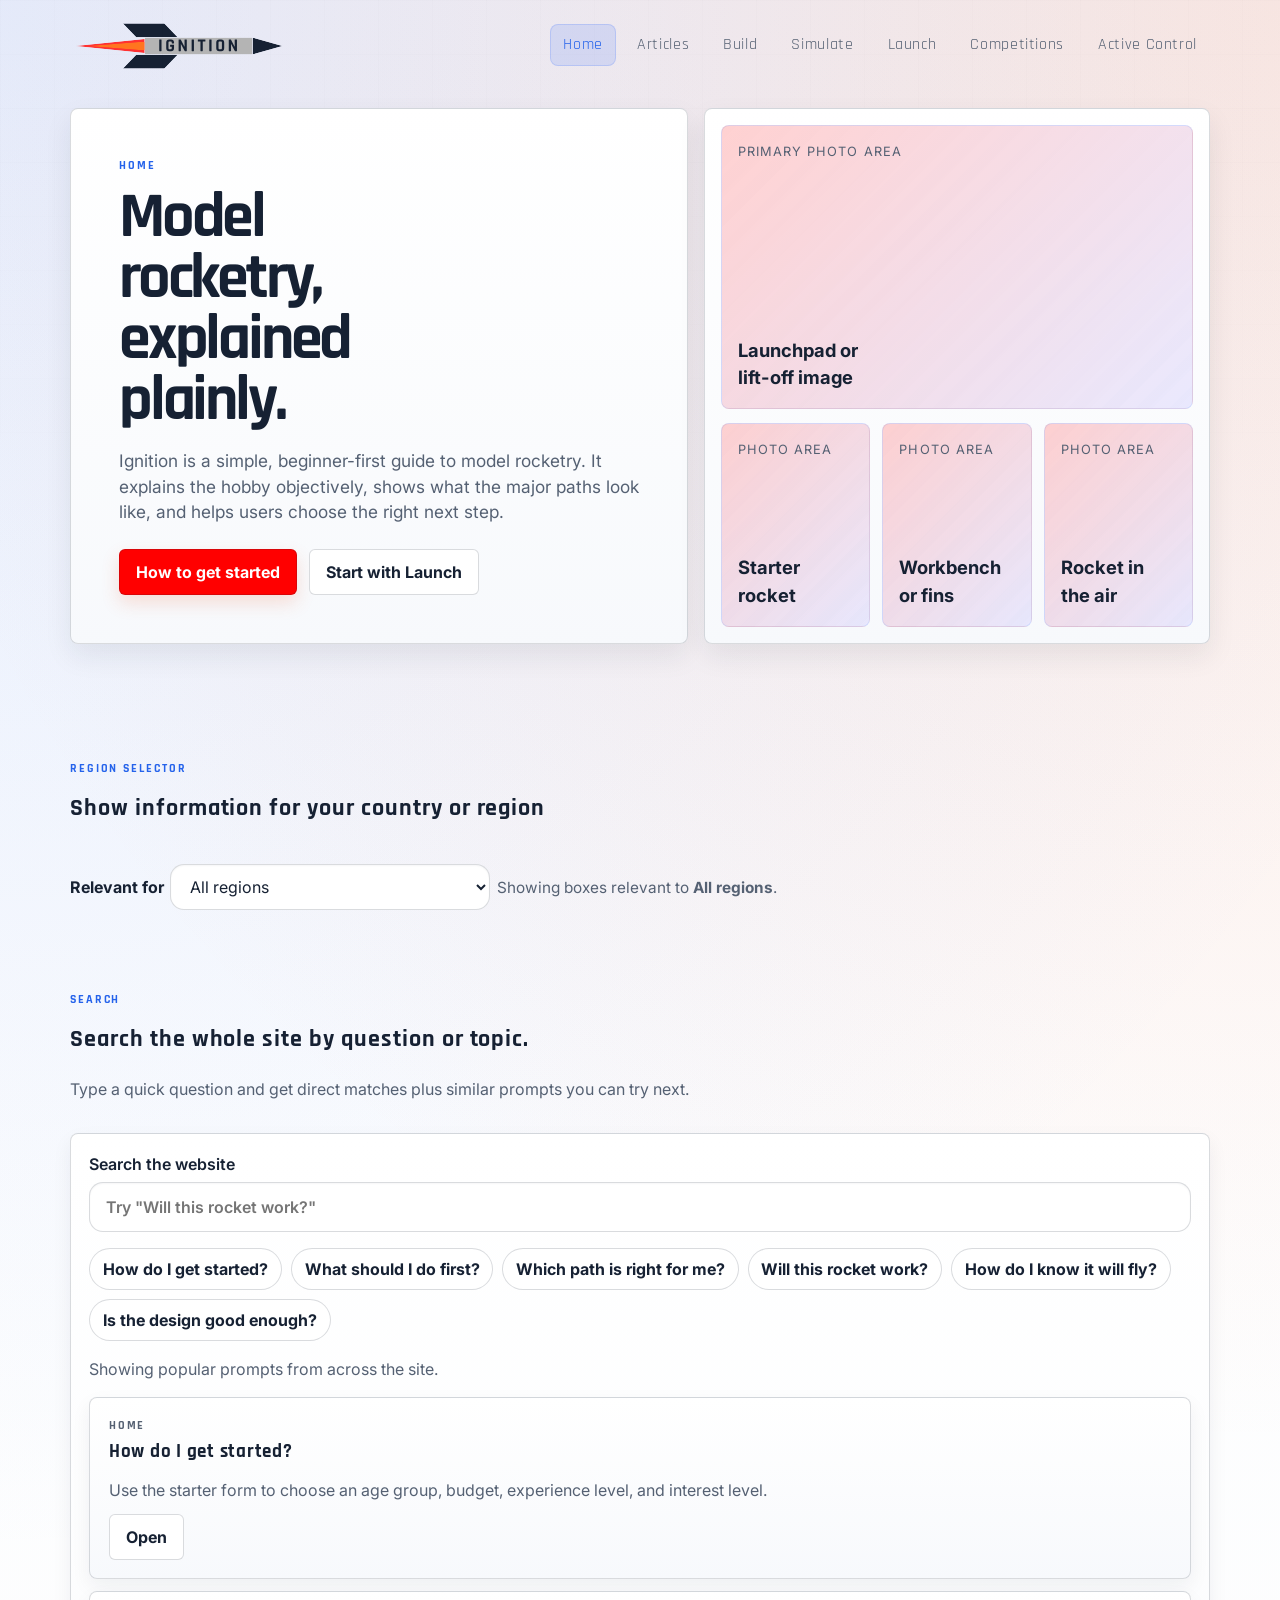
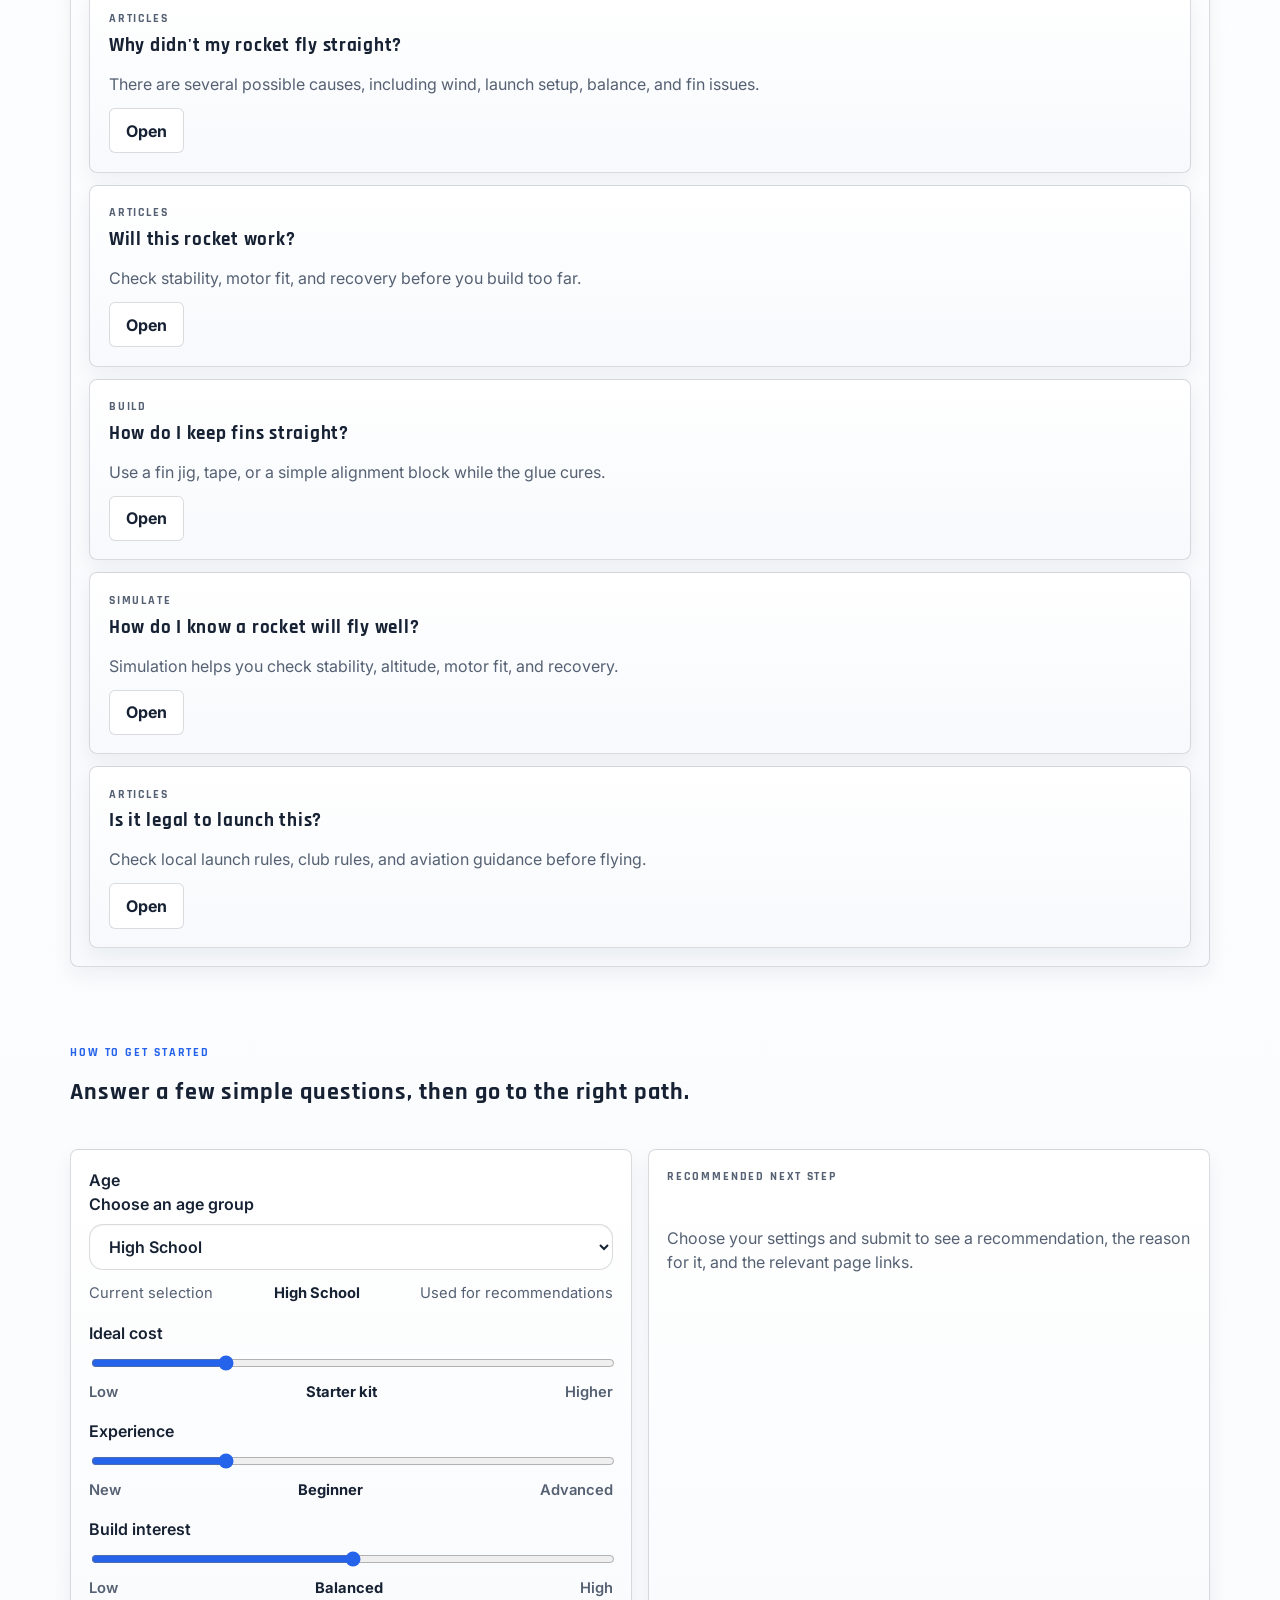
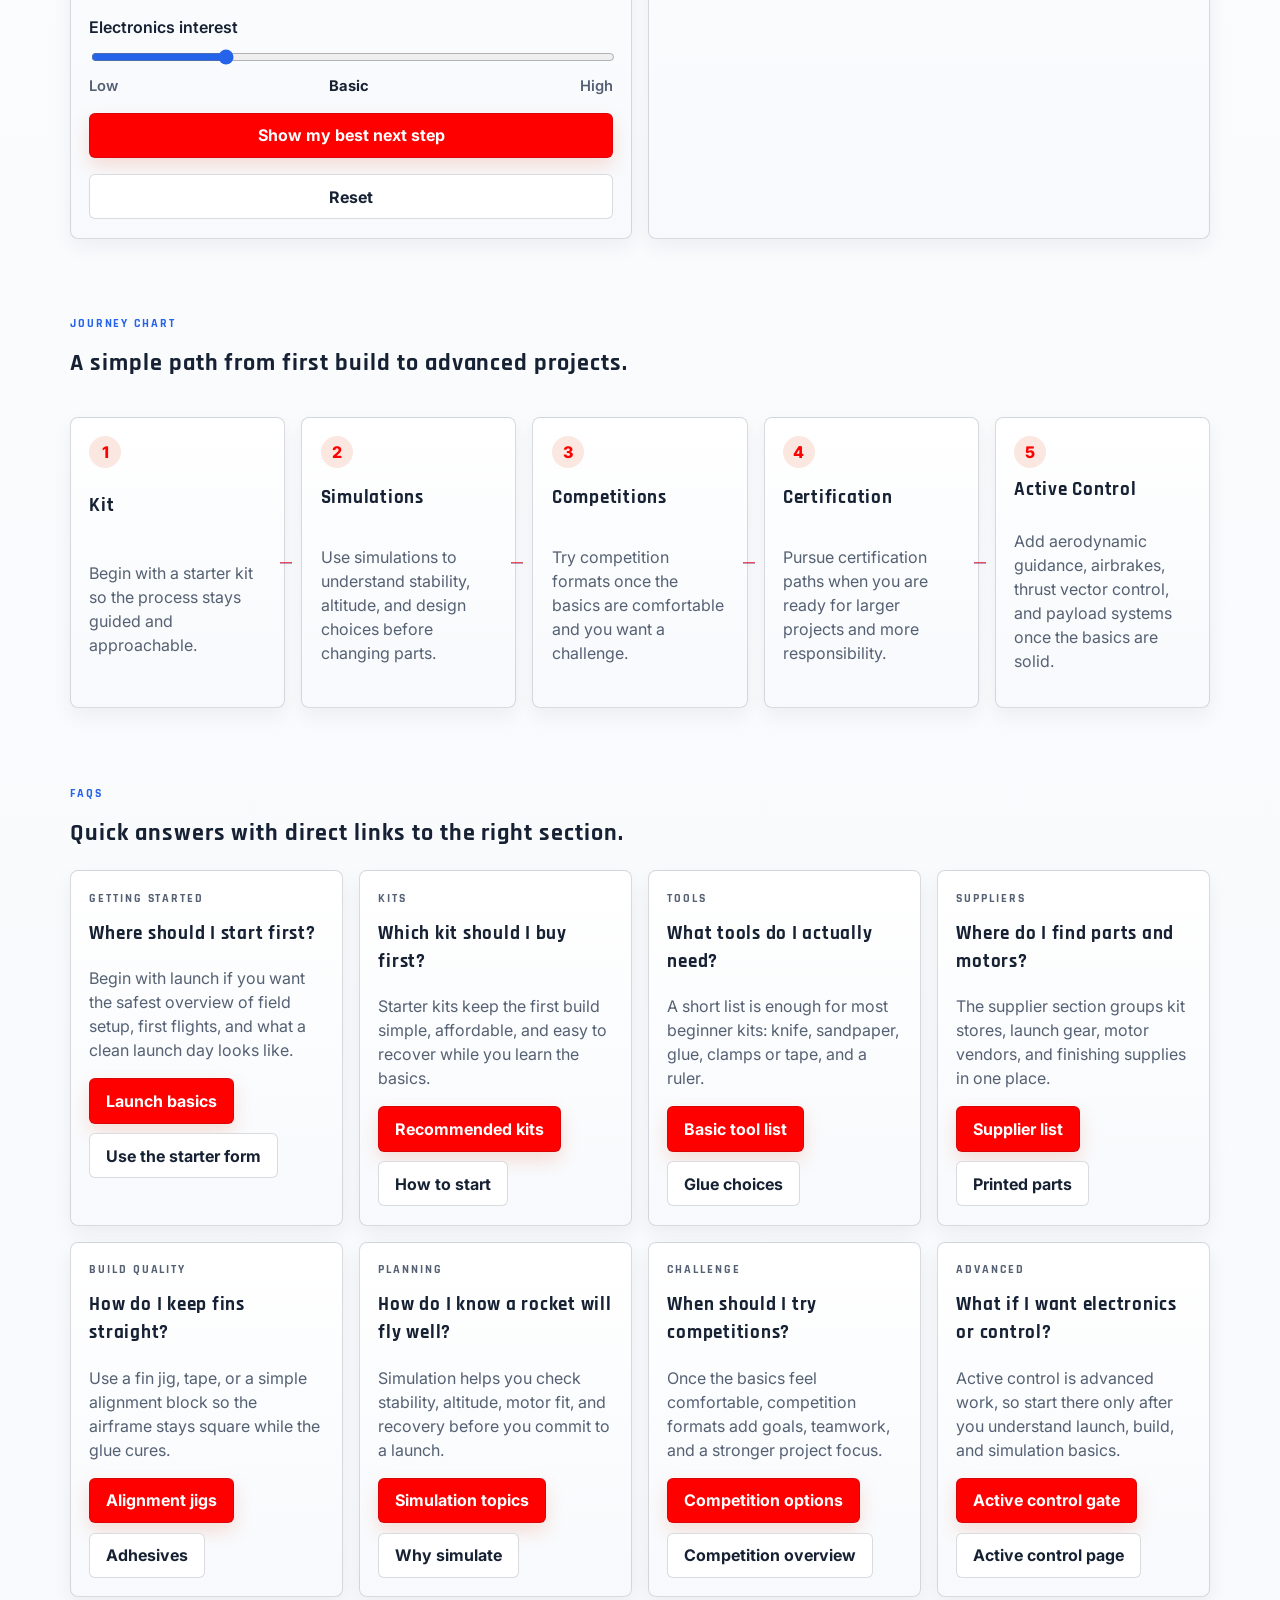
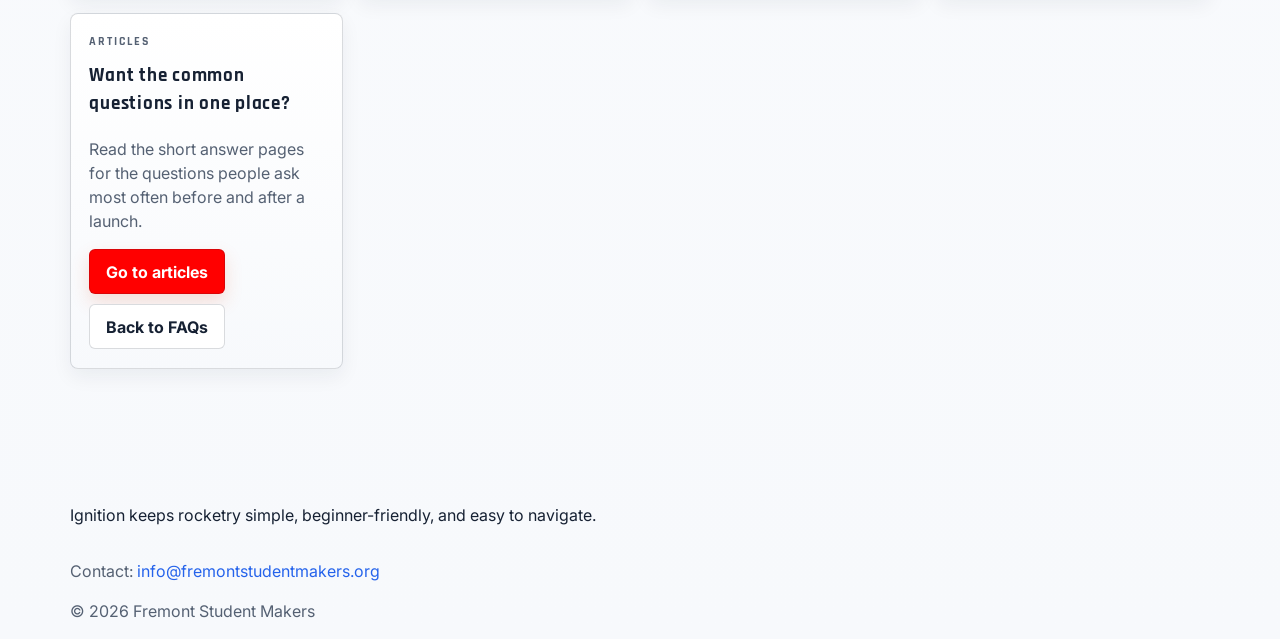
<file: index.html>
<!doctype html>
<html lang="en">
  <head>
    <meta charset="UTF-8" />
    <meta name="viewport" content="width=device-width, initial-scale=1.0" />
    <title>Ignition | Beginner Model Rocketry Guide</title>
    <meta
      name="description"
      content="Ignition is a beginner model rocketry guide with clear next steps for launch, build, simulation, competitions, and electronics."
    />
    <meta name="robots" content="index,follow" />
    <meta property="og:site_name" content="Ignition" />
    <meta property="og:type" content="website" />
    <meta property="og:title" content="Ignition | Beginner Model Rocketry Guide" />
    <meta
      property="og:description"
      content="Ignition is a beginner model rocketry guide with clear next steps for launch, build, simulation, competitions, and electronics."
    />
    <meta name="twitter:card" content="summary" />
    <meta name="twitter:title" content="Ignition | Beginner Model Rocketry Guide" />
    <meta
      name="twitter:description"
      content="Ignition is a beginner model rocketry guide with clear next steps for launch, build, simulation, competitions, and electronics."
    />
    <link rel="icon" href="favicon.ico" type="image/x-icon" />
    <link href="https://fonts.googleapis.com/css2?family=Inter:wght@300;400;600;700&family=Rajdhani:wght@300;400;600;700&display=swap" rel="stylesheet">
    <link rel="stylesheet" href="styles.css" />
  </head>
  <body data-page="home">
    <header id="site-header"></header>

    <main>
      <section class="section hero-grid">
        <div class="hero-copy">
          <p class="eyebrow">Home</p>
          <h1>Model rocketry, explained plainly.</h1>
          <p class="lede">
            Ignition is a simple, beginner-first guide to model rocketry. It explains the hobby objectively, shows what the major paths look like, and helps users choose the right next step.
          </p>
          <div class="hero-actions">
            <a class="button-primary" href="#start">How to get started</a>
            <a class="button-secondary" href="launch.html">Start with Launch</a>
          </div>
        </div>

        <div class="hero-media">
          <div class="photo-slot photo-slot-large">
            <span>Primary photo area</span>
            <strong>Launchpad or lift-off image</strong>
          </div>
          <div class="photo-grid">
            <div class="photo-slot"><span>Photo area</span><strong>Starter rocket</strong></div>
            <div class="photo-slot"><span>Photo area</span><strong>Workbench or fins</strong></div>
            <div class="photo-slot"><span>Photo area</span><strong>Rocket in the air</strong></div>
          </div>
        </div>
      </section>

      <section id="search" class="section search-section">
        <div class="section-heading">
          <p class="eyebrow">Search</p>
          <h2>Search the whole site by question or topic.</h2>
          <p class="muted">Type a quick question and get direct matches plus similar prompts you can try next.</p>
        </div>

        <div class="card search-card">
          <label class="site-search">
            <span>Search the website</span>
            <input type="search" data-site-search placeholder='Try "Will this rocket work?"' autocomplete="off" />
          </label>
          <div class="search-suggestion-row" data-search-suggestions></div>
          <p class="search-meta" data-search-count>Showing popular prompts from across the site.</p>
          <div class="search-results" data-search-results></div>
        </div>
      </section>

    

      <section id="start" class="section start-section">
        <div class="section-heading">
          <p class="eyebrow">How to get started</p>
          <h2>Answer a few simple questions, then go to the right path.</h2>
        </div>

        <div class="starter-layout">
          <form id="starter-form" class="card slider-card">
            <fieldset class="age-fieldset">
              <legend>Age</legend>
              <label class="age-select">
                <span>Choose an age group</span>
                <select name="age" data-age-select>
                  <option value="elementary">Elementary</option>
                  <option value="middle-school">Middle School</option>
                  <option value="high-school" selected>High School</option>
                  <option value="college">College</option>
                  <option value="adult">Adult</option>
                </select>
              </label>
              <div class="slider-row">
                <span>Current selection</span>
                <output data-output="age">High School</output>
                <span>Used for recommendations</span>
              </div>
            </fieldset>

            <label>
              Ideal cost
              <input type="range" name="budget" min="1" max="5" value="2" />
              <div class="slider-row">
                <span>Low</span>
                <output data-output="budget">Starter kit</output>
                <span>Higher</span>
              </div>
            </label>

            <label>
              Experience
              <input type="range" name="experience" min="0" max="4" value="1" />
              <div class="slider-row">
                <span>New</span>
                <output data-output="experience">Beginner</output>
                <span>Advanced</span>
              </div>
            </label>

            <label>
              Build interest
              <input type="range" name="build" min="0" max="4" value="2" />
              <div class="slider-row">
                <span>Low</span>
                <output data-output="build">Balanced</output>
                <span>High</span>
              </div>
            </label>

            <label>
              Electronics interest
              <input type="range" name="electronics" min="0" max="4" value="1" />
              <div class="slider-row">
                <span>Low</span>
                <output data-output="electronics">Basic</output>
                <span>High</span>
              </div>
            </label>

            <button type="submit" class="button-primary">Show my best next step</button>
            <button type="button" id="starter-reset" class="button-secondary">Reset</button>
          </form>

          <aside class="card recommendation-card">
            <p class="eyebrow">Recommended next step</p>
            <p class="muted">Choose your settings and submit to see a recommendation, the reason for it, and the relevant page links.</p>
            <div id="starter-results" hidden>
              <h3 id="starter-result"></h3>
              <p id="starter-note" class="muted"></p>
              <ol id="starter-options" class="starter-options"></ol>
            </div>
          </aside>
        </div>
      </section>

      <section class="section journey-section">
        <div class="section-heading">
          <p class="eyebrow">Journey chart</p>
          <h2>A simple path from first build to advanced projects.</h2>
        </div>
        <ol class="journey-chart">
          <li class="card journey-step">
            <span>1</span>
            <h3>Kit</h3>
            <p>Begin with a starter kit so the process stays guided and approachable.</p>
          </li>
          <li class="card journey-step">
            <span>2</span>
            <h3>Simulations</h3>
            <p>Use simulations to understand stability, altitude, and design choices before changing parts.</p>
          </li>
          <li class="card journey-step">
            <span>3</span>
            <h3>Competitions</h3>
            <p>Try competition formats once the basics are comfortable and you want a challenge.</p>
          </li>
          <li class="card journey-step">
            <span>4</span>
            <h3>Certification</h3>
            <p>Pursue certification paths when you are ready for larger projects and more responsibility.</p>
          </li>
          <li class="card journey-step">
            <span>5</span>
            <h3>Active Control</h3>
            <p>Add aerodynamic guidance, airbrakes, thrust vector control, and payload systems once the basics are solid.</p>
          </li>
        </ol>
      </section>

      <section id="faqs" class="section faq-section">
        <div class="section-heading">
          <p class="eyebrow">FAQs</p>
          <h2>Quick answers with direct links to the right section.</h2>
        </div>
        <div class="grid faq-grid">
          <article class="card faq-card">
            <p class="eyebrow">Getting started</p>
            <h3>Where should I start first?</h3>
            <p>Begin with launch if you want the safest overview of field setup, first flights, and what a clean launch day looks like.</p>
            <div class="card-actions">
              <a class="button-primary" href="launch.html#where-to-launch">Launch basics</a>
              <a class="button-secondary" href="#start">Use the starter form</a>
            </div>
          </article>
          <article class="card faq-card">
            <p class="eyebrow">Kits</p>
            <h3>Which kit should I buy first?</h3>
            <p>Starter kits keep the first build simple, affordable, and easy to recover while you learn the basics.</p>
            <div class="card-actions">
              <a class="button-primary" href="build.html#recommended-kits">Recommended kits</a>
              <a class="button-secondary" href="build.html#how-to-start">How to start</a>
            </div>
          </article>
          <article class="card faq-card">
            <p class="eyebrow">Tools</p>
            <h3>What tools do I actually need?</h3>
            <p>A short list is enough for most beginner kits: knife, sandpaper, glue, clamps or tape, and a ruler.</p>
            <div class="card-actions">
              <a class="button-primary" href="build.html#how-to-start">Basic tool list</a>
              <a class="button-secondary" href="build.html#adhesives">Glue choices</a>
            </div>
          </article>
          <article class="card faq-card">
            <p class="eyebrow">Suppliers</p>
            <h3>Where do I find parts and motors?</h3>
            <p>The supplier section groups kit stores, launch gear, motor vendors, and finishing supplies in one place.</p>
            <div class="card-actions">
              <a class="button-primary" href="build.html#suppliers">Supplier list</a>
              <a class="button-secondary" href="build.html#3d-printing">Printed parts</a>
            </div>
          </article>
          <article class="card faq-card">
            <p class="eyebrow">Build quality</p>
            <h3>How do I keep fins straight?</h3>
            <p>Use a fin jig, tape, or a simple alignment block so the airframe stays square while the glue cures.</p>
            <div class="card-actions">
              <a class="button-primary" href="build.html#alignment-jigs">Alignment jigs</a>
              <a class="button-secondary" href="build.html#adhesives">Adhesives</a>
            </div>
          </article>
          <article class="card faq-card">
            <p class="eyebrow">Planning</p>
            <h3>How do I know a rocket will fly well?</h3>
            <p>Simulation helps you check stability, altitude, motor fit, and recovery before you commit to a launch.</p>
            <div class="card-actions">
              <a class="button-primary" href="simulate.html#simulation-topics">Simulation topics</a>
              <a class="button-secondary" href="simulate.html#why-simulate">Why simulate</a>
            </div>
          </article>
          <article class="card faq-card">
            <p class="eyebrow">Challenge</p>
            <h3>When should I try competitions?</h3>
            <p>Once the basics feel comfortable, competition formats add goals, teamwork, and a stronger project focus.</p>
            <div class="card-actions">
              <a class="button-primary" href="competitions.html#competition-options">Competition options</a>
              <a class="button-secondary" href="competitions.html">Competition overview</a>
            </div>
          </article>
          <article class="card faq-card">
            <p class="eyebrow">Advanced</p>
            <h3>What if I want electronics or control?</h3>
            <p>Active control is advanced work, so start there only after you understand launch, build, and simulation basics.</p>
            <div class="card-actions">
              <a class="button-primary" href="electronics.html#active-control-gate">Active control gate</a>
              <a class="button-secondary" href="electronics.html">Active control page</a>
            </div>
          </article>
          <article class="card faq-card">
            <p class="eyebrow">Articles</p>
            <h3>Want the common questions in one place?</h3>
            <p>Read the short answer pages for the questions people ask most often before and after a launch.</p>
            <div class="card-actions">
              <a class="button-primary" href="articles.html">Go to articles</a>
              <a class="button-secondary" href="#faqs">Back to FAQs</a>
            </div>
          </article>
        </div>
      </section>
    </main>

    <footer id="site-footer"></footer>

    <script type="module" src="main.js"></script>
  </body>
</html>
</file>
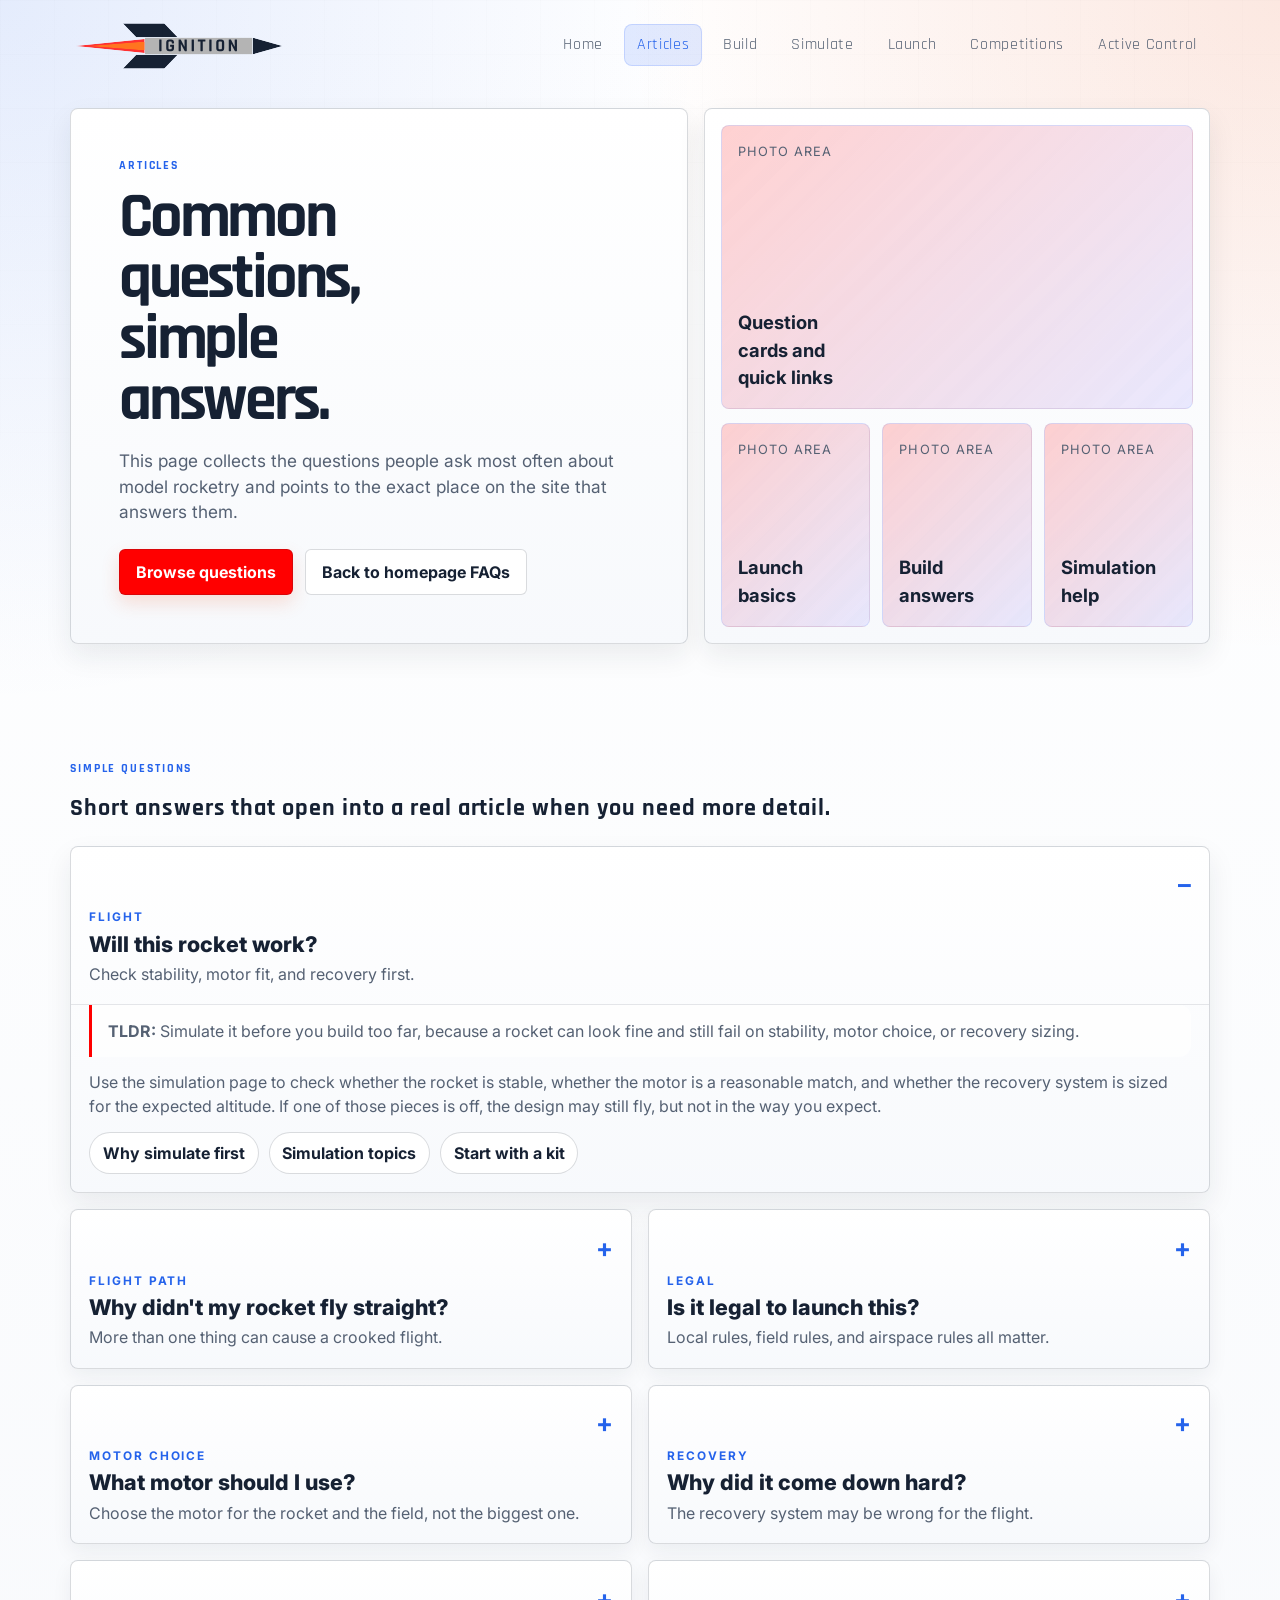
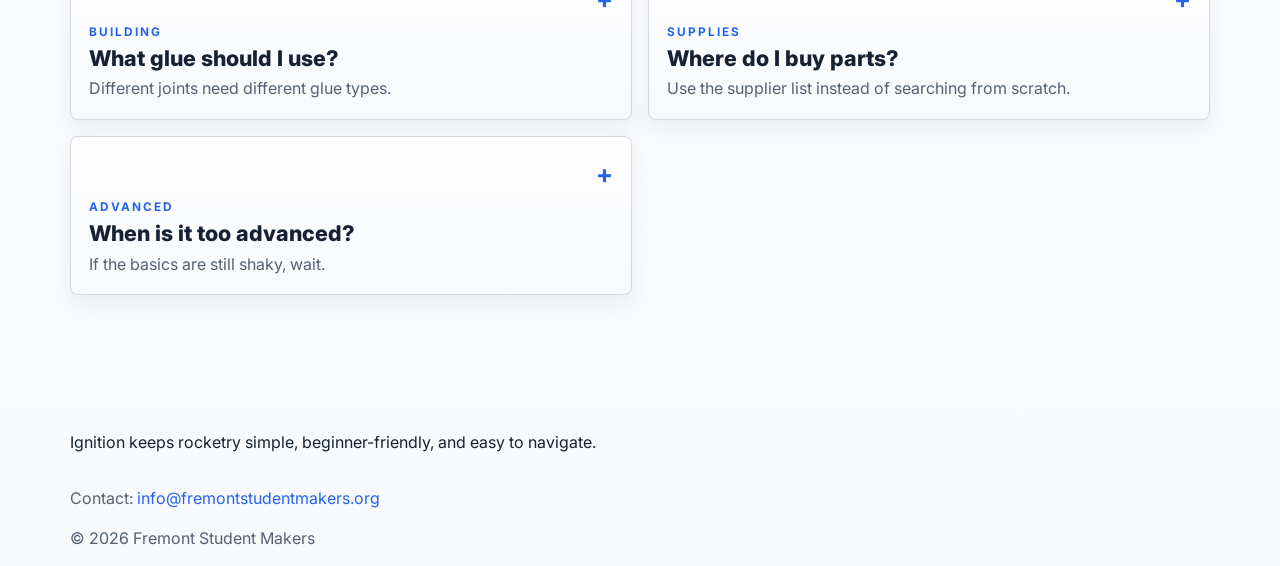
<file: articles.html>
<!doctype html>
<html lang="en">
  <head>
    <meta charset="UTF-8" />
    <meta name="viewport" content="width=device-width, initial-scale=1.0" />
    <title>Rocket Articles & Answers | Ignition</title>
    <meta
      name="description"
      content="Short, simple answers to the most common model rocketry questions, with links to the right pages on Ignition."
    />
    <meta name="robots" content="index,follow" />
    <meta property="og:site_name" content="Ignition" />
    <meta property="og:type" content="website" />
    <meta property="og:title" content="Rocket Articles & Answers | Ignition" />
    <meta
      property="og:description"
      content="Short, simple answers to the most common model rocketry questions, with links to the right pages on Ignition."
    />
    <meta name="twitter:card" content="summary" />
    <meta name="twitter:title" content="Rocket Articles & Answers | Ignition" />
    <meta
      name="twitter:description"
      content="Short, simple answers to the most common model rocketry questions, with links to the right pages on Ignition."
    />
    <link rel="icon" href="favicon.ico" type="image/x-icon" />
    <link href="https://fonts.googleapis.com/css2?family=Inter:wght@300;400;600;700&family=Rajdhani:wght@300;400;600;700&display=swap" rel="stylesheet">
    <link rel="stylesheet" href="styles.css" />
  </head>
  <body data-page="articles">
    <header id="site-header"></header>

    <main>
      <section class="section hero-grid">
        <div class="hero-copy">
          <p class="eyebrow">Articles</p>
          <h1>Common questions, simple answers.</h1>
          <p class="lede">
            This page collects the questions people ask most often about model rocketry and points to the exact place on the site that answers them.
          </p>
          <div class="hero-actions">
            <a class="button-primary" href="#article-questions">Browse questions</a>
            <a class="button-secondary" href="index.html#faqs">Back to homepage FAQs</a>
          </div>
        </div>
        <div class="hero-media">
          <div class="photo-slot photo-slot-large"><span>Photo area</span><strong>Question cards and quick links</strong></div>
          <div class="photo-grid">
            <div class="photo-slot"><span>Photo area</span><strong>Launch basics</strong></div>
            <div class="photo-slot"><span>Photo area</span><strong>Build answers</strong></div>
            <div class="photo-slot"><span>Photo area</span><strong>Simulation help</strong></div>
          </div>
        </div>
      </section>

      <section id="article-questions" class="section article-section">
        <div class="section-heading">
          <p class="eyebrow">Simple questions</p>
          <h2>Short answers that open into a real article when you need more detail.</h2>
        </div>
        <div class="grid article-grid">
          <details id="article-rocket-work" class="card article-popout" open>
            <summary>
              <span class="article-kicker">Flight</span>
              <span class="article-question">Will this rocket work?</span>
              <span class="article-summary">Check stability, motor fit, and recovery first.</span>
            </summary>
            <div class="article-body">
              <p class="article-tldr"><strong>TLDR:</strong> Simulate it before you build too far, because a rocket can look fine and still fail on stability, motor choice, or recovery sizing.</p>
              <p>Use the simulation page to check whether the rocket is stable, whether the motor is a reasonable match, and whether the recovery system is sized for the expected altitude. If one of those pieces is off, the design may still fly, but not in the way you expect.</p>
              <ul class="article-links">
                <li><a href="simulate.html#why-simulate">Why simulate first</a></li>
                <li><a href="simulate.html#simulation-topics">Simulation topics</a></li>
                <li><a href="build.html#how-to-start">Start with a kit</a></li>
              </ul>
            </div>
          </details>

          <details id="article-fly-straight" class="card article-popout">
            <summary>
              <span class="article-kicker">Flight path</span>
              <span class="article-question">Why didn't my rocket fly straight?</span>
              <span class="article-summary">More than one thing can cause a crooked flight.</span>
            </summary>
            <div class="article-body">
              <p class="article-tldr"><strong>TLDR:</strong> Don’t stop at fin alignment. A rocket can arc, weathercock, or veer because of wind, rod angle, weight balance, a bent launch lug, fin warping, or a motor that is not a good fit.</p>
              <p>Start by checking launch conditions, then inspect the rocket itself. A strong crosswind can push a rocket off course right after launch, especially if the rod or rail was angled into the wind. After that, look for asymmetry: fins that are slightly warped, a nose weight problem, a crooked launch lug, uneven glue blobs, or damage from an earlier flight.</p>
              <p>If the rocket still turns one direction every time, simulation and launch setup are the fastest ways to narrow it down. If the issue changes from flight to flight, the launch field or motor choice is often the better suspect.</p>
              <ul class="article-links">
                <li><a href="launch.html#launch-pads">Launch pad types</a></li>
                <li><a href="launch.html#safety">Safety checklist</a></li>
                <li><a href="build.html#alignment-jigs">Alignment jigs</a></li>
                <li><a href="simulate.html#simulation-topics">Simulation topics</a></li>
              </ul>
            </div>
          </details>

          <details id="article-legal-launch" class="card article-popout">
            <summary>
              <span class="article-kicker">Legal</span>
              <span class="article-question">Is it legal to launch this?</span>
              <span class="article-summary">Local rules, field rules, and airspace rules all matter.</span>
            </summary>
            <div class="article-body">
              <p class="article-tldr"><strong>TLDR:</strong> The answer depends on where you are launching, what motor or size you are using, and whether the site or club allows it.</p>
              <p>Check local aviation guidance, club safety codes, and the rules for the field you want to use. A legal launch in one region may be restricted in another, and some places require extra notifications or club supervision. If you are unsure, use a club or approved launch field instead of guessing.</p>
              <ul class="article-links">
                <li><a href="launch.html#safety">Safety & legal procedures</a></li>
                <li><a href="launch.html#organizations">Clubs & organizations</a></li>
                <li><a href="launch.html#where-to-launch">Where to launch</a></li>
              </ul>
            </div>
          </details>

          <details id="article-motor-choice" class="card article-popout">
            <summary>
              <span class="article-kicker">Motor choice</span>
              <span class="article-question">What motor should I use?</span>
              <span class="article-summary">Choose the motor for the rocket and the field, not the biggest one.</span>
            </summary>
            <div class="article-body">
              <p class="article-tldr"><strong>TLDR:</strong> Match the motor to the rocket’s size, weight, and experience level, then simulate the result before you buy or launch.</p>
              <p>A bigger motor is not automatically a better motor. If the rocket is too light, too small, or too fragile, more thrust can make the flight harder to predict. A motor that fits the design and the field usually gives a cleaner first flight.</p>
              <ul class="article-links">
                <li><a href="launch.html#electronics">Launch controllers</a></li>
                <li><a href="simulate.html#simulation-topics">Motor fit</a></li>
                <li><a href="build.html#recommended-kits">Recommended kits</a></li>
              </ul>
            </div>
          </details>

          <details id="article-hard-landing" class="card article-popout">
            <summary>
              <span class="article-kicker">Recovery</span>
              <span class="article-question">Why did it come down hard?</span>
              <span class="article-summary">The recovery system may be wrong for the flight.</span>
            </summary>
            <div class="article-body">
              <p class="article-tldr"><strong>TLDR:</strong> Hard landings usually come from an under-sized parachute, a packed recovery system, a weak ejection event, or a rocket that flew higher than the recovery setup was designed for.</p>
              <p>Check whether the parachute or streamer was packed correctly, whether the ejection charge worked, and whether the rocket was overpowered for the recovery setup. A rocket that reaches a higher altitude than expected may descend too fast if the recovery hardware is too small.</p>
              <ul class="article-links">
                <li><a href="launch.html#resources">Launch checklist</a></li>
                <li><a href="simulate.html#simulation-topics">Recovery planning</a></li>
                <li><a href="launch.html#safety">Misfire and recovery rules</a></li>
              </ul>
            </div>
          </details>

          <details id="article-glue" class="card article-popout">
            <summary>
              <span class="article-kicker">Building</span>
              <span class="article-question">What glue should I use?</span>
              <span class="article-summary">Different joints need different glue types.</span>
            </summary>
            <div class="article-body">
              <p class="article-tldr"><strong>TLDR:</strong> Use white glue or wood glue for beginner kits, CA for small fast fixes, and epoxy for stronger high-stress joints.</p>
              <p>If you are building a simple kit, the safest answer is usually the simplest one. White glue and wood glue give you enough working time for alignment and are easy to sand. CA is useful for small parts when you need speed, and epoxy is best when the joint has to carry more load.</p>
              <ul class="article-links">
                <li><a href="build.html#adhesives">Adhesives</a></li>
                <li><a href="build.html#how-to-start">First build steps</a></li>
                <li><a href="build.html#alignment-jigs">Alignment jigs</a></li>
              </ul>
            </div>
          </details>

          <details id="article-supplies" class="card article-popout">
            <summary>
              <span class="article-kicker">Supplies</span>
              <span class="article-question">Where do I buy parts?</span>
              <span class="article-summary">Use the supplier list instead of searching from scratch.</span>
            </summary>
            <div class="article-body">
              <p class="article-tldr"><strong>TLDR:</strong> The build page already groups kits, motors, launch gear, and finishing supplies so you can find the right store faster.</p>
              <p>Start with the supplier section if you need a beginner kit, launch equipment, or consumables like glue and paint. It is easier to compare stores when they are grouped by what they sell and where they ship.</p>
              <ul class="article-links">
                <li><a href="build.html#suppliers">Suppliers</a></li>
                <li><a href="build.html#recommended-kits">Recommended kits</a></li>
                <li><a href="build.html#3d-printing">3D printing</a></li>
              </ul>
            </div>
          </details>

          <details id="article-advanced" class="card article-popout">
            <summary>
              <span class="article-kicker">Advanced</span>
              <span class="article-question">When is it too advanced?</span>
              <span class="article-summary">If the basics are still shaky, wait.</span>
            </summary>
            <div class="article-body">
              <p class="article-tldr"><strong>TLDR:</strong> If you are still learning to build, launch, or simulate safely, active control is probably too early.</p>
              <p>Active control and competition projects ask more of the builder, the launch field, and the recovery system. That is why the site keeps those paths separate. If the current project depends on sensors, control surfaces, or very specific launch conditions, make sure the basic workflow already feels routine.</p>
              <ul class="article-links">
                <li><a href="electronics.html#active-control-gate">Active control gate</a></li>
                <li><a href="competitions.html#competition-options">Competition options</a></li>
                <li><a href="index.html#start">Starter form</a></li>
              </ul>
            </div>
          </details>
        </div>
      </section>
    </main>

    <footer id="site-footer"></footer>

    <script type="module" src="main.js"></script>
  </body>
</html>
</file>
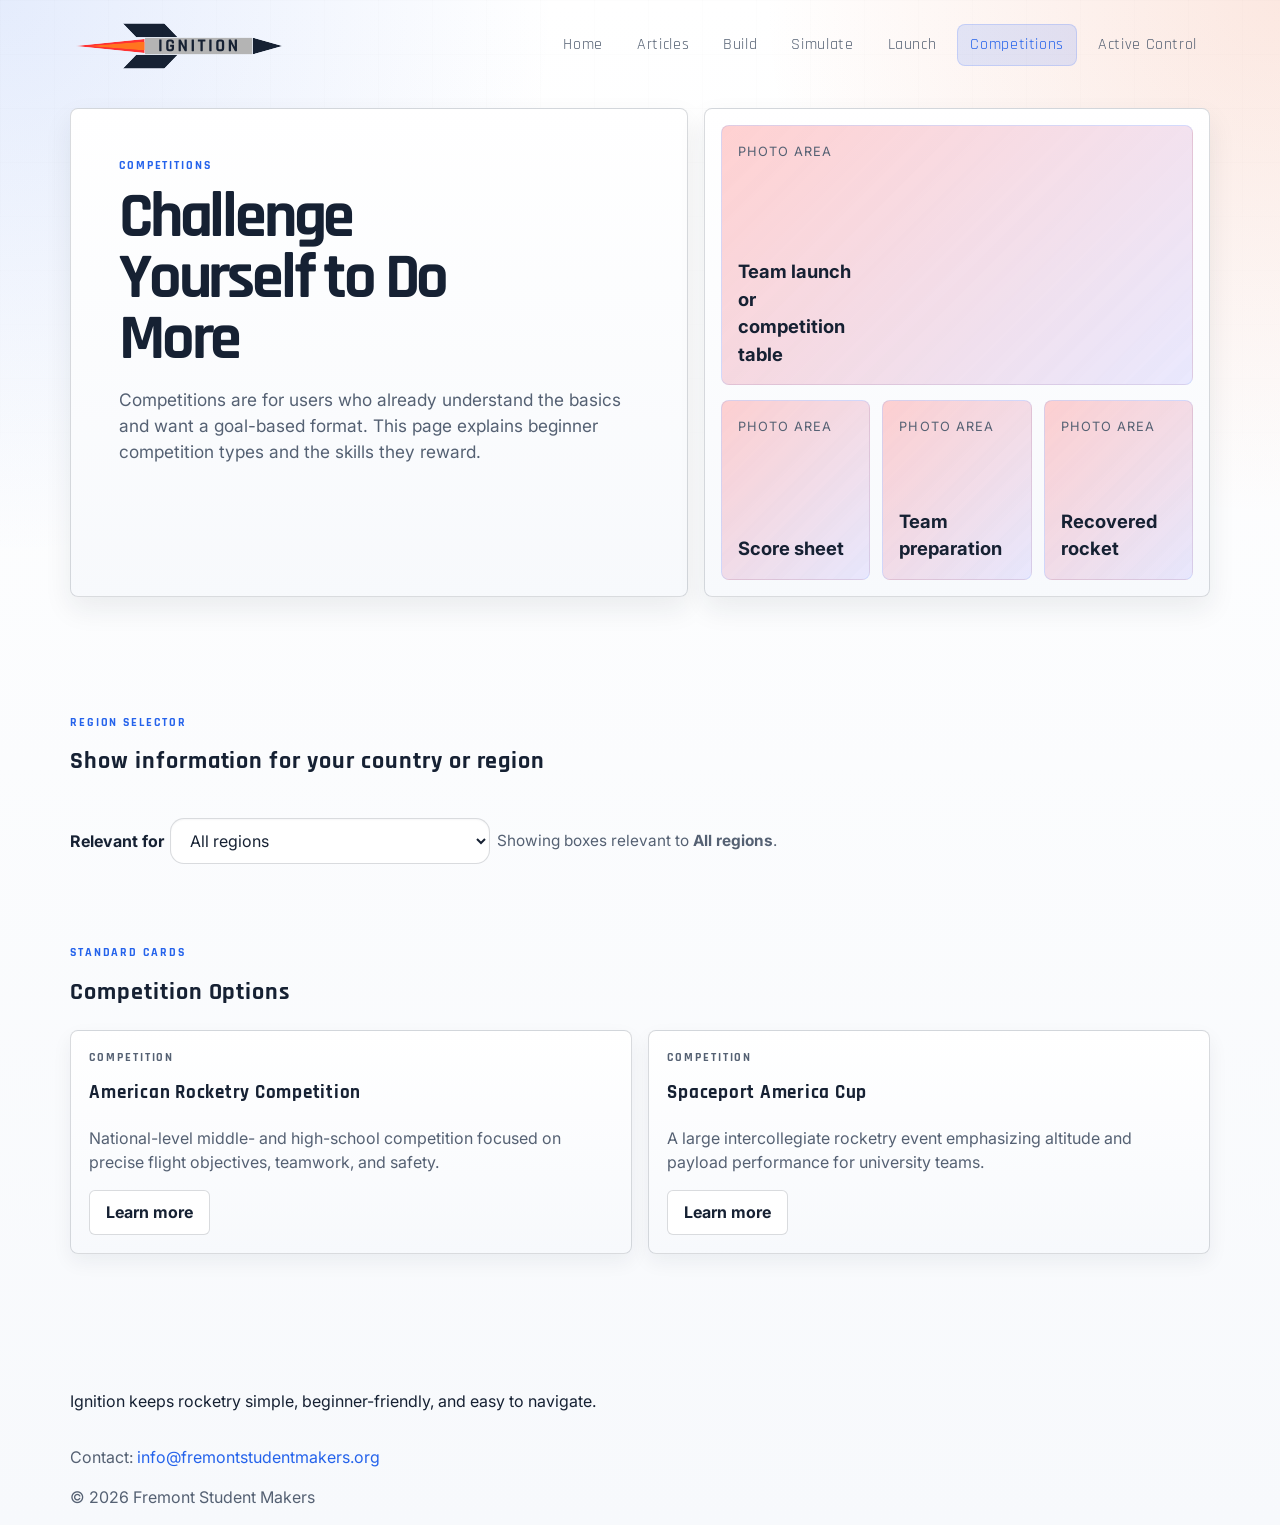
<file: competitions.html>
<!doctype html>
<html lang="en">
  <head>
    <meta charset="UTF-8" />
    <meta name="viewport" content="width=device-width, initial-scale=1.0" />
    <title>Model Rocket Competitions | Ignition</title>
    <meta
      name="description"
      content="Competitions explains beginner competition paths in model rocketry and how users can move into a challenge-oriented branch."
    />
    <meta name="robots" content="index,follow" />
    <meta property="og:site_name" content="Ignition" />
    <meta property="og:type" content="website" />
    <meta property="og:title" content="Model Rocket Competitions | Ignition" />
    <meta
      property="og:description"
      content="Competitions explains beginner competition paths in model rocketry and how users can move into a challenge-oriented branch."
    />
    <meta name="twitter:card" content="summary" />
    <meta name="twitter:title" content="Model Rocket Competitions | Ignition" />
    <meta
      name="twitter:description"
      content="Competitions explains beginner competition paths in model rocketry and how users can move into a challenge-oriented branch."
    />
    <link rel="icon" href="favicon.ico" type="image/x-icon" />
    <link href="https://fonts.googleapis.com/css2?family=Inter:wght@300;400;600;700&family=Rajdhani:wght@300;400;600;700&display=swap" rel="stylesheet">
    <link rel="stylesheet" href="styles.css" />
  </head>
  <body data-page="competitions">
    <header id="site-header"></header>

    <main>
      <section class="section hero-grid">
        <div class="hero-copy">
          <p class="eyebrow">Competitions</p>
          <h1>Challenge Yourself to Do More</h1>
          <p class="lede">
            Competitions are for users who already understand the basics and want a goal-based format. This page explains beginner competition types and the skills they reward.
          </p>
          <div class="hero-actions">
            <!--
             <a class="button-secondary" href="build.html">Review Build first</a>
          -->
          </div>
        </div>
        <div class="hero-media">
          <div class="photo-slot photo-slot-large"><span>Photo area</span><strong>Team launch or competition table</strong></div>
          <div class="photo-grid">
            <div class="photo-slot"><span>Photo area</span><strong>Score sheet</strong></div>
            <div class="photo-slot"><span>Photo area</span><strong>Team preparation</strong></div>
            <div class="photo-slot"><span>Photo area</span><strong>Recovered rocket</strong></div>
          </div>
        </div>
      </section>


      <section id="competition-options" class="section competition-list">
        <div class="section-heading">
          <p class="eyebrow">Standard cards</p>
          <h2>Competition Options</h2>
        </div>
        <div class="grid competition-grid">
          <article class="card competition-card">
            <p class="eyebrow">Competition</p>
            <h3>American Rocketry Competition</h3>
            <p>National-level middle- and high-school competition focused on precise flight objectives, teamwork, and safety.</p>
            <div class="card-actions">
              <a class="button-secondary" href="#">Learn more</a>
            </div>
          </article>

          <article class="card competition-card">
            <p class="eyebrow">Competition</p>
            <h3>Spaceport America Cup</h3>
            <p>A large intercollegiate rocketry event emphasizing altitude and payload performance for university teams.</p>
            <div class="card-actions">
              <a class="button-secondary" href="#">Learn more</a>
            </div>
          </article>
        </div>
      </section>
    </main>

    <footer id="site-footer"></footer>

    <script type="module" src="main.js"></script>
  </body>
</html>
</file>
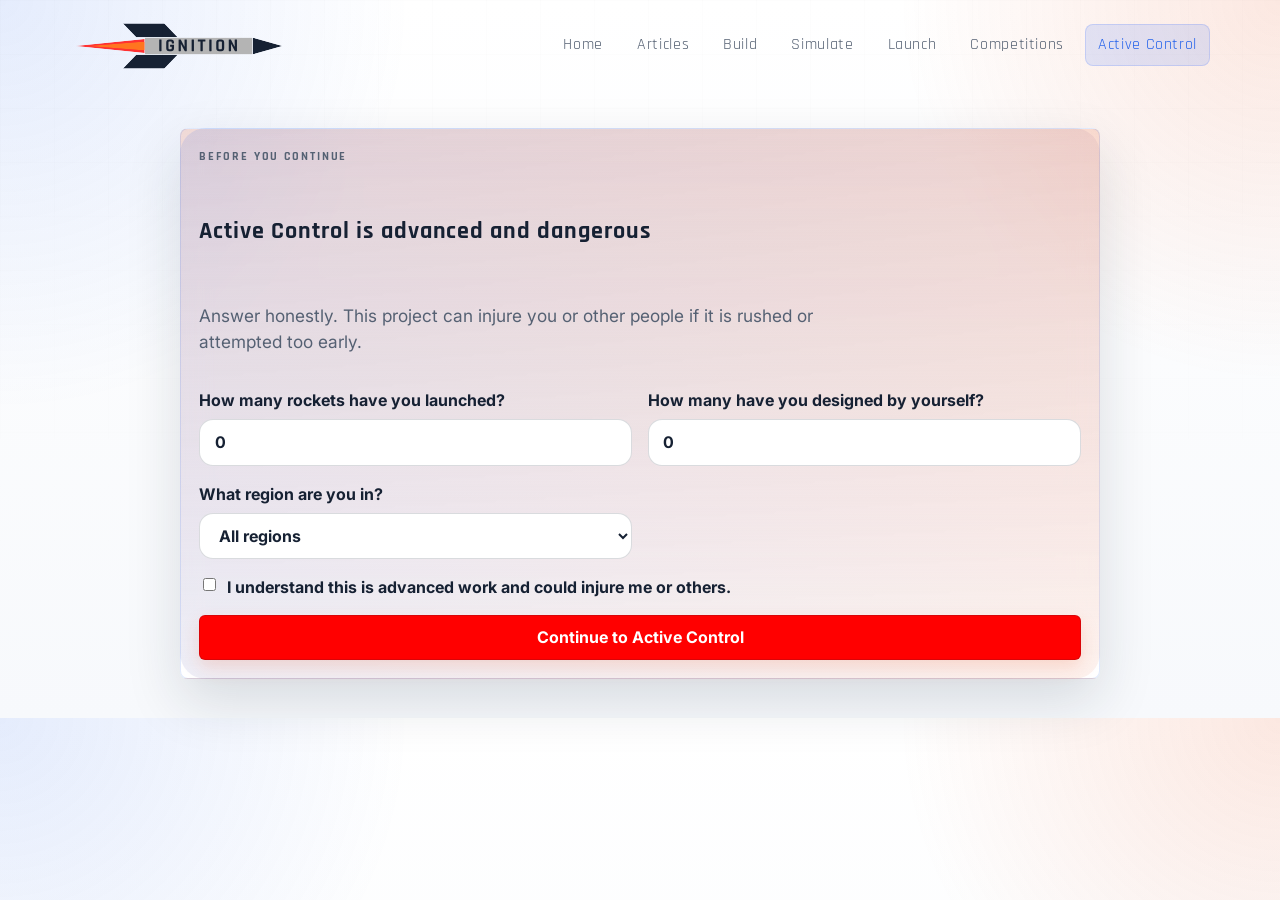
<file: electronics.html>
<!doctype html>
<html lang="en">
  <head>
    <meta charset="UTF-8" />
    <meta name="viewport" content="width=device-width, initial-scale=1.0" />
    <title>Active Control for Model Rockets | Ignition</title>
    <meta
      name="description"
      content="Active Control covers aerodynamic guidance, airbrakes, thrust vector control, and related flight-control ideas for model rocketry."
    />
    <meta name="robots" content="index,follow" />
    <meta property="og:site_name" content="Ignition" />
    <meta property="og:type" content="website" />
    <meta property="og:title" content="Active Control for Model Rockets | Ignition" />
    <meta
      property="og:description"
      content="Active Control covers aerodynamic guidance, airbrakes, thrust vector control, and related flight-control ideas for model rocketry."
    />
    <meta name="twitter:card" content="summary" />
    <meta name="twitter:title" content="Active Control for Model Rockets | Ignition" />
    <meta
      name="twitter:description"
      content="Active Control covers aerodynamic guidance, airbrakes, thrust vector control, and related flight-control ideas for model rocketry."
    />
    <link rel="icon" href="favicon.ico" type="image/x-icon" />
    <link href="https://fonts.googleapis.com/css2?family=Inter:wght@300;400;600;700&family=Rajdhani:wght@300;400;600;700&display=swap" rel="stylesheet">
    <link rel="stylesheet" href="styles.css" />
  </head>
  <body data-page="electronics">
    <header id="site-header"></header>

        <section id="active-control-gate" class="section control-gate">
          <div class="card control-gate-card">
            <p class="eyebrow">Before you continue</p>
            <h1>Active Control is advanced and dangerous</h1>
            <p class="lede">
              Answer honestly. This project can injure you or other people if it is rushed or attempted too early.
            </p>

            <form id="active-control-check" class="control-check-form">
              <label>
                How many rockets have you launched?
                <input type="number" name="launches" min="0" max="999" value="0" />
              </label>

              <label>
                How many have you designed by yourself?
                <input type="number" name="designed" min="0" max="999" value="0" />
              </label>

              <!-- Removed simulated dropdown per request -->

              <label>
                What region are you in?
                <select name="region">
                  <option value="all">All regions</option>
                  <option value="global">International / global</option>
                  <option value="us">United States</option>
                  <option value="ca">Canada</option>
                  <option value="uk">United Kingdom</option>
                  <option value="eu">Europe</option>
                  <option value="in">India</option>
                  <option value="au">Australia / New Zealand</option>
                  <option value="other">Other / not listed</option>
                </select>
              </label>

              <label class="control-acknowledgement">
                <input type="checkbox" name="acknowledge" />
                I understand this is advanced work and could injure me or others.
              </label>

              <button type="submit" class="button-primary">Continue to Active Control</button>
            </form>

            <div id="active-control-warning" class="control-warning" hidden>
              <div class="control-warning-header">
                <p class="eyebrow" id="active-control-warning-label">Warning</p>
                <button type="button" class="control-warning-close" data-warning-close aria-label="Dismiss warning">Dismiss</button>
              </div>
              <h2 id="active-control-warning-title"></h2>
              <p id="active-control-warning-message"></p>
              <ul id="active-control-warning-reasons"></ul>
            </div>
          </div>
        </section>

        <div id="active-control-shell" hidden>
          <main>
            <section class="section hero-grid">
              <div class="hero-copy">
                <p class="eyebrow">Active Control</p>
                <h1>Shape flight with guidance and control.</h1>
                <p class="lede">
                  Active Control is the branch for aerodynamic guidance, airbrakes, thrust vector control, and other ways to influence a rocket during flight.
                </p>
                <div class="hero-actions">
                  <!--
                         <a class="button-secondary" href="simulate.html">Review Simulate</a>
                      -->
                </div>
              </div>
              <div class="hero-media">
                <div class="photo-slot photo-slot-large"><span>Photo area</span><strong>Guidance, brakes, or control surfaces</strong></div>
                <div class="photo-grid">
                  <div class="photo-slot"><span>Photo area</span><strong>Control surfaces</strong></div>
                  <div class="photo-slot"><span>Photo area</span><strong>Airbrake assembly</strong></div>
                  <div class="photo-slot"><span>Photo area</span><strong>Vectoring hardware</strong></div>
                </div>
              </div>
            </section>

            <section class="section page-preview">
              <div class="section-heading">
                <p class="eyebrow">Active control topics</p>
                <h2>Start here once the basics are stable.</h2>
              </div>
              <div class="grid">
                <article class="card"><h3>Aerodynamic guidance</h3><p>Use fins, canards, or guided control ideas to influence flight path.</p></article>
                <article class="card"><h3>Airbrakes</h3><p>Increase drag on purpose to slow the rocket or adjust altitude.</p></article>
                <article class="card"><h3>Thrust vector control</h3><p>Point the thrust slightly off-center to steer while the motor is burning.</p></article>
                <article class="card"><h3>Control integration</h3><p>Combine sensors, timing, and control surfaces carefully so the system remains safe and predictable.</p></article>
              </div>
            </section>
          </main>

          <footer id="site-footer"></footer>
        </div>

        <script type="module" src="main.js"></script>
      </body>
    </html>
</file>
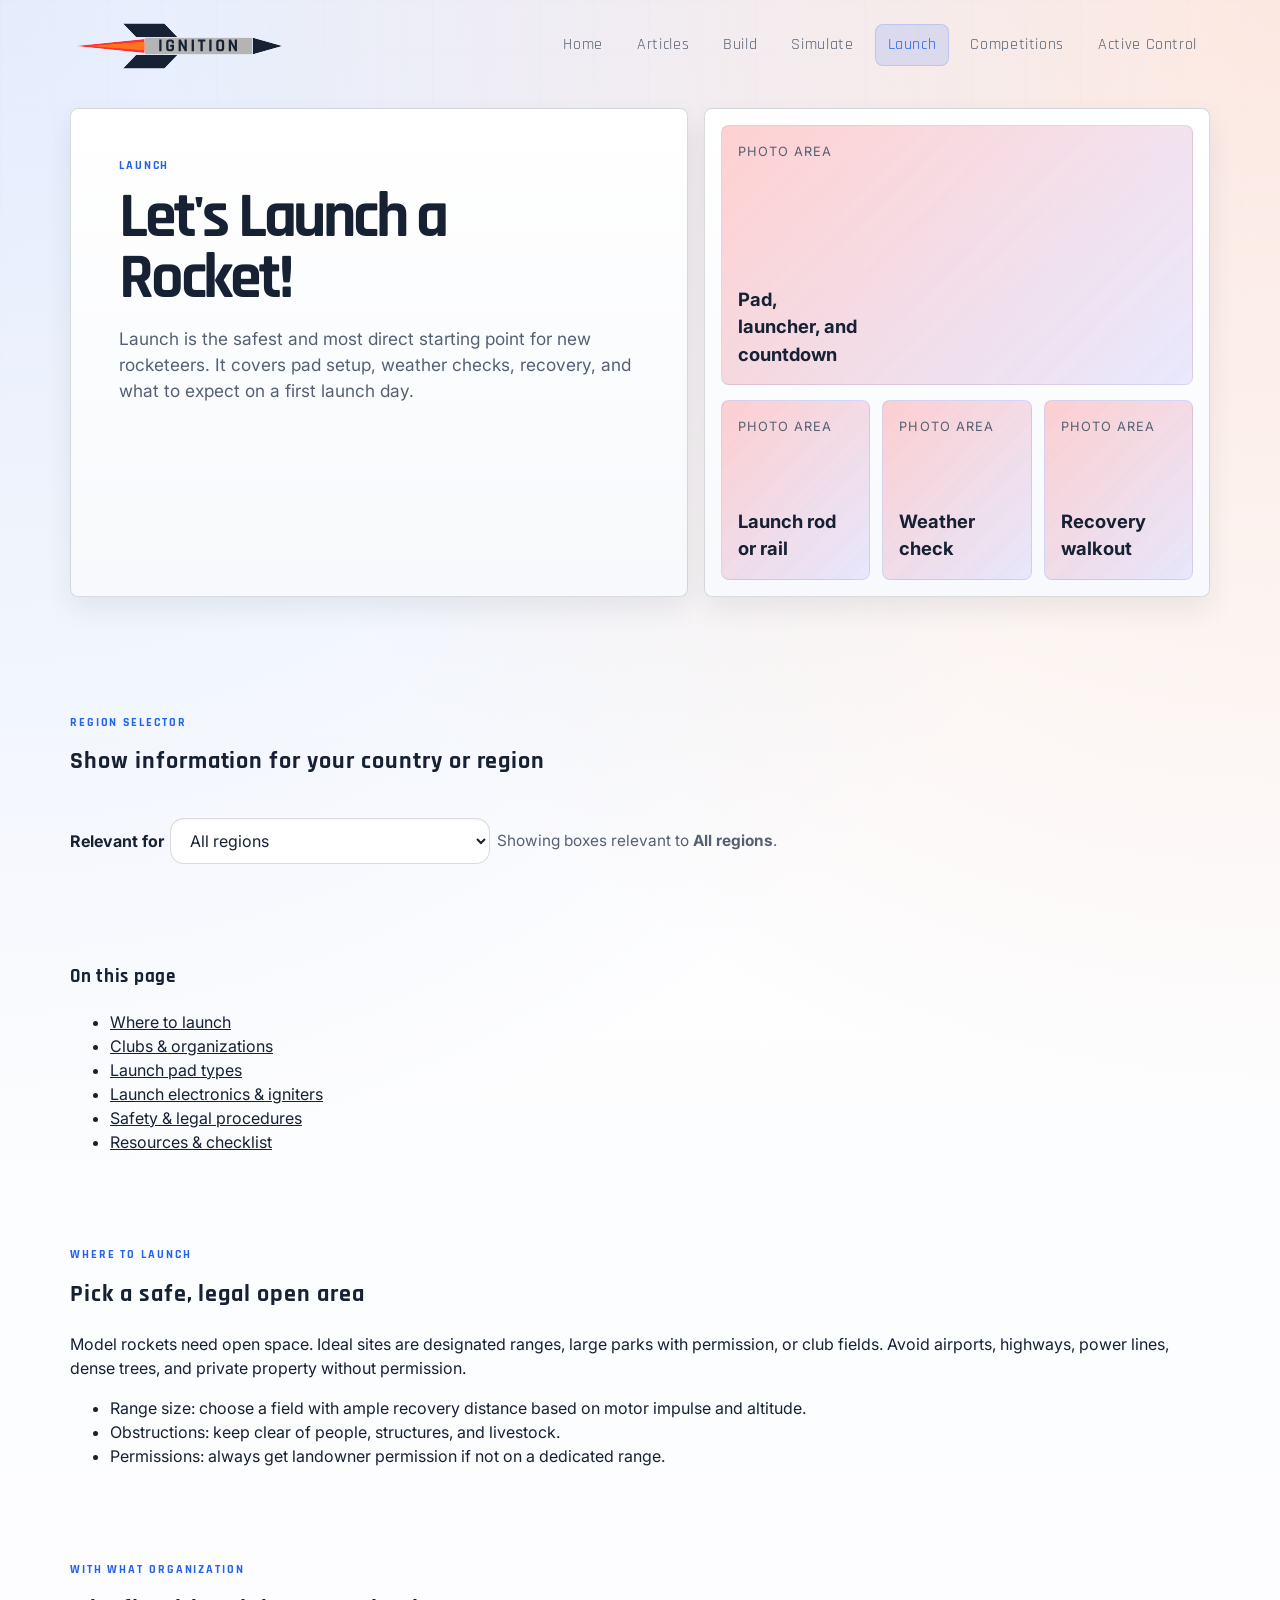
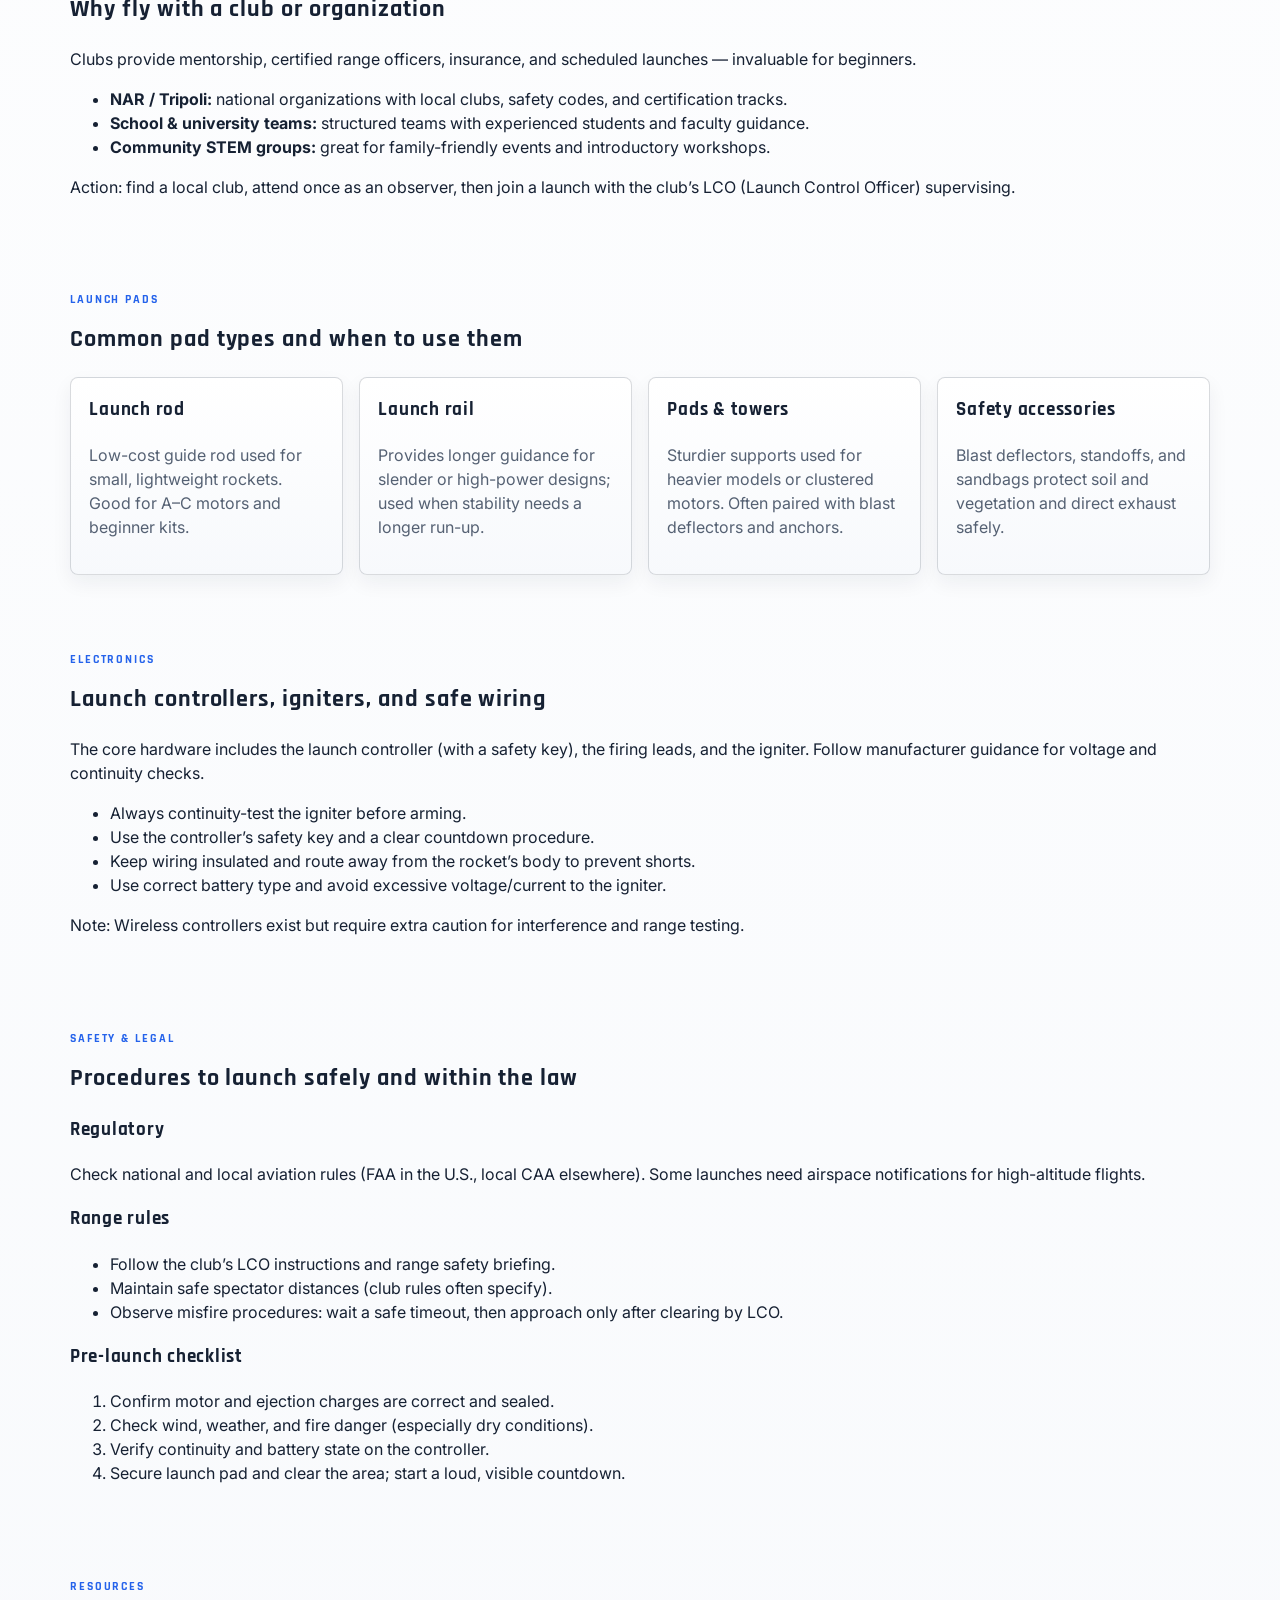
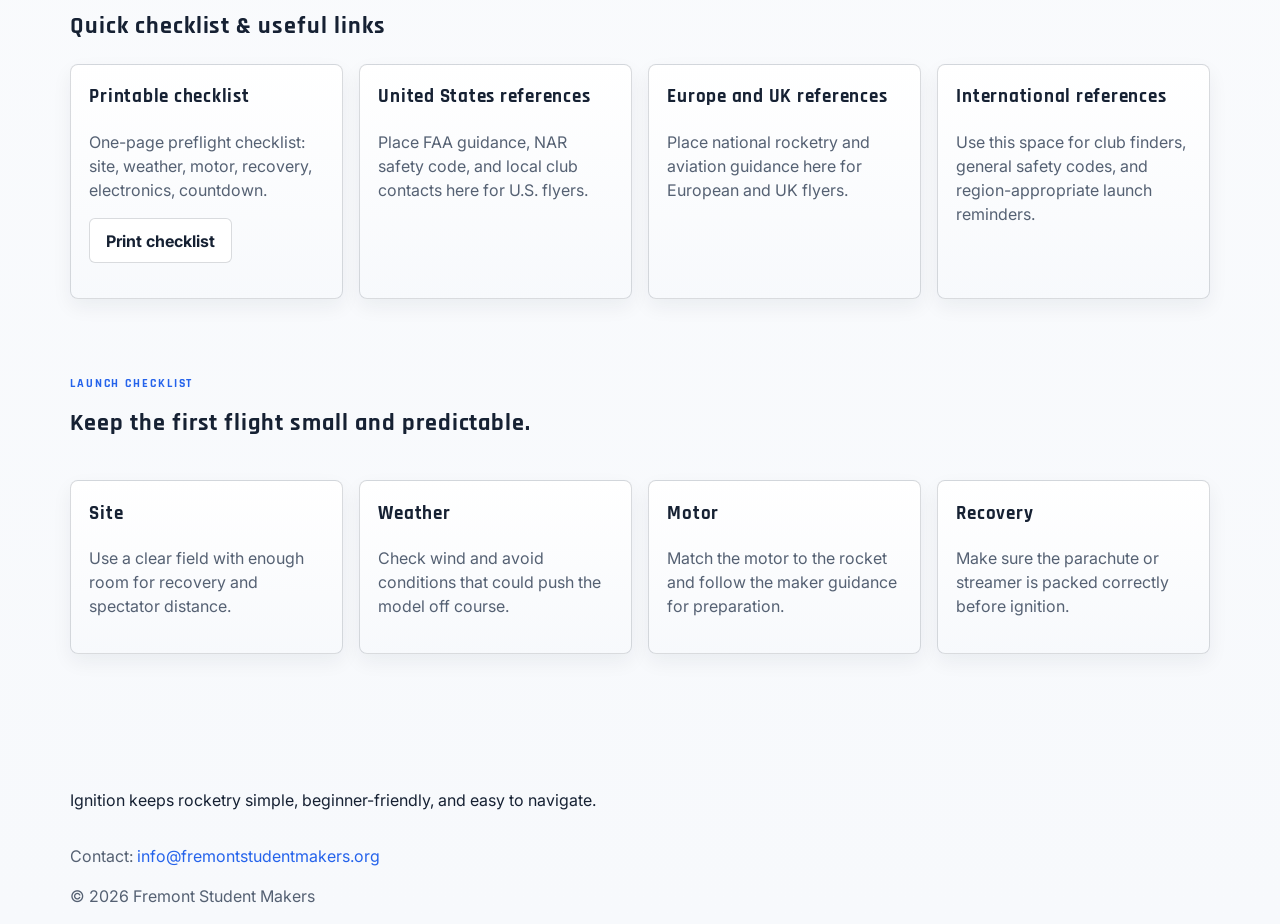
<file: launch.html>
<!doctype html>
<html lang="en">
  <head>
    <meta charset="UTF-8" />
    <meta name="viewport" content="width=device-width, initial-scale=1.0" />
    <title>Launch Model Rockets | Ignition</title>
    <meta
      name="description"
      content="Launch covers first flights, safety checks, and launch-day basics for model rocketry beginners."
    />
    <meta name="robots" content="index,follow" />
    <meta property="og:site_name" content="Ignition" />
    <meta property="og:type" content="website" />
    <meta property="og:title" content="Launch Model Rockets | Ignition" />
    <meta
      property="og:description"
      content="Launch covers first flights, safety checks, and launch-day basics for model rocketry beginners."
    />
    <meta name="twitter:card" content="summary" />
    <meta name="twitter:title" content="Launch Model Rockets | Ignition" />
    <meta
      name="twitter:description"
      content="Launch covers first flights, safety checks, and launch-day basics for model rocketry beginners."
    />
    <link rel="icon" href="favicon.ico" type="image/x-icon" />
    <link href="https://fonts.googleapis.com/css2?family=Inter:wght@300;400;600;700&family=Rajdhani:wght@300;400;600;700&display=swap" rel="stylesheet">
    <link rel="stylesheet" href="styles.css" />
  </head>
  <body data-page="launch">
    <header id="site-header"></header>

    <main>
      <section class="section hero-grid">
        <div class="hero-copy">
          <p class="eyebrow">Launch</p>
          <h1>Let's Launch a Rocket!</h1>
          <p class="lede">
            Launch is the safest and most direct starting point for new rocketeers. It covers pad setup, weather checks, recovery, and what to expect on a first launch day.
          </p>
          <div class="hero-actions">
            <!--
             <a class="button-secondary" href="build.html">Move to Build</a>
            -->
          </div>
        </div>
        <div class="hero-media">
          <div class="photo-slot photo-slot-large"><span>Photo area</span><strong>Pad, launcher, and countdown</strong></div>
          <div class="photo-grid">
            <div class="photo-slot"><span>Photo area</span><strong>Launch rod or rail</strong></div>
            <div class="photo-slot"><span>Photo area</span><strong>Weather check</strong></div>
            <div class="photo-slot"><span>Photo area</span><strong>Recovery walkout</strong></div>
          </div>
        </div>
      </section>

      <nav class="section toc">
        <h3>On this page</h3>
        <ul>
          <li><a href="#where-to-launch">Where to launch</a></li>
          <li><a href="#organizations">Clubs & organizations</a></li>
          <li><a href="#launch-pads">Launch pad types</a></li>
          <li><a href="#electronics">Launch electronics & igniters</a></li>
          <li><a href="#safety">Safety & legal procedures</a></li>
          <li><a href="#resources">Resources & checklist</a></li>
        </ul>
      </nav>

      <section id="where-to-launch" class="section">
        <div class="section-heading">
          <p class="eyebrow">Where to Launch</p>
          <h2>Pick a safe, legal open area</h2>
        </div>
        <p>Model rockets need open space. Ideal sites are designated ranges, large parks with permission, or club fields. Avoid airports, highways, power lines, dense trees, and private property without permission.</p>
        <ul>
          <li>Range size: choose a field with ample recovery distance based on motor impulse and altitude.</li>
          <li>Obstructions: keep clear of people, structures, and livestock.</li>
          <li>Permissions: always get landowner permission if not on a dedicated range.</li>
        </ul>
      </section>

      <section id="organizations" class="section">
        <div class="section-heading">
          <p class="eyebrow">With what organization</p>
          <h2>Why fly with a club or organization</h2>
        </div>
        <p>Clubs provide mentorship, certified range officers, insurance, and scheduled launches — invaluable for beginners.</p>
        <ul>
          <li><strong>NAR / Tripoli:</strong> national organizations with local clubs, safety codes, and certification tracks.</li>
          <li><strong>School & university teams:</strong> structured teams with experienced students and faculty guidance.</li>
          <li><strong>Community STEM groups:</strong> great for family-friendly events and introductory workshops.</li>
        </ul>
        <p>Action: find a local club, attend once as an observer, then join a launch with the club’s LCO (Launch Control Officer) supervising.</p>
      </section>

      <section id="launch-pads" class="section">
        <div class="section-heading">
          <p class="eyebrow">Launch Pads</p>
          <h2>Common pad types and when to use them</h2>
        </div>
        <div class="grid">
          <article class="card">
            <h3>Launch rod</h3>
            <p>Low-cost guide rod used for small, lightweight rockets. Good for A–C motors and beginner kits.</p>
          </article>
          <article class="card">
            <h3>Launch rail</h3>
            <p>Provides longer guidance for slender or high-power designs; used when stability needs a longer run-up.</p>
          </article>
          <article class="card">
            <h3>Pads & towers</h3>
            <p>Sturdier supports used for heavier models or clustered motors. Often paired with blast deflectors and anchors.</p>
          </article>
          <article class="card">
            <h3>Safety accessories</h3>
            <p>Blast deflectors, standoffs, and sandbags protect soil and vegetation and direct exhaust safely.</p>
          </article>
        </div>
      </section>

      <section id="electronics" class="section">
        <div class="section-heading">
          <p class="eyebrow">Electronics</p>
          <h2>Launch controllers, igniters, and safe wiring</h2>
        </div>
        <p>The core hardware includes the launch controller (with a safety key), the firing leads, and the igniter. Follow manufacturer guidance for voltage and continuity checks.</p>
        <ul>
          <li>Always continuity-test the igniter before arming.</li>
          <li>Use the controller’s safety key and a clear countdown procedure.</li>
          <li>Keep wiring insulated and route away from the rocket’s body to prevent shorts.</li>
          <li>Use correct battery type and avoid excessive voltage/current to the igniter.</li>
        </ul>
        <p>Note: Wireless controllers exist but require extra caution for interference and range testing.</p>
      </section>

      <section id="safety" class="section">
        <div class="section-heading">
          <p class="eyebrow">Safety & Legal</p>
          <h2>Procedures to launch safely and within the law</h2>
        </div>
        <h3>Regulatory</h3>
        <p>Check national and local aviation rules (FAA in the U.S., local CAA elsewhere). Some launches need airspace notifications for high-altitude flights.</p>
        <h3>Range rules</h3>
        <ul>
          <li>Follow the club’s LCO instructions and range safety briefing.</li>
          <li>Maintain safe spectator distances (club rules often specify).</li>
          <li>Observe misfire procedures: wait a safe timeout, then approach only after clearing by LCO.</li>
        </ul>
        <h3>Pre-launch checklist</h3>
        <ol>
          <li>Confirm motor and ejection charges are correct and sealed.</li>
          <li>Check wind, weather, and fire danger (especially dry conditions).</li>
          <li>Verify continuity and battery state on the controller.</li>
          <li>Secure launch pad and clear the area; start a loud, visible countdown.</li>
        </ol>
      </section>

      <section id="resources" class="section">
        <div class="section-heading">
          <p class="eyebrow">Resources</p>
          <h2>Quick checklist & useful links</h2>
        </div>
        <div class="grid">
          <article class="card" data-region-item data-regions="global">
            <h3>Printable checklist</h3>
            <p>One-page preflight checklist: site, weather, motor, recovery, electronics, countdown.</p>
            <p><a class="button-secondary" href="#" onclick="window.print();return false">Print checklist</a></p>
          </article>
          <article class="card" data-region-item data-regions="us">
            <h3>United States references</h3>
            <p>Place FAA guidance, NAR safety code, and local club contacts here for U.S. flyers.</p>
          </article>
          <article class="card" data-region-item data-regions="eu,uk">
            <h3>Europe and UK references</h3>
            <p>Place national rocketry and aviation guidance here for European and UK flyers.</p>
          </article>
          <article class="card" data-region-item data-regions="ca,au,global">
            <h3>International references</h3>
            <p>Use this space for club finders, general safety codes, and region-appropriate launch reminders.</p>
          </article>
        </div>
      </section>


      <section class="section page-preview">
        <div class="section-heading">
          <p class="eyebrow">Launch checklist</p>
          <h2>Keep the first flight small and predictable.</h2>
        </div>
        <div class="grid">
          <article class="card"><h3>Site</h3><p>Use a clear field with enough room for recovery and spectator distance.</p></article>
          <article class="card"><h3>Weather</h3><p>Check wind and avoid conditions that could push the model off course.</p></article>
          <article class="card"><h3>Motor</h3><p>Match the motor to the rocket and follow the maker guidance for preparation.</p></article>
          <article class="card"><h3>Recovery</h3><p>Make sure the parachute or streamer is packed correctly before ignition.</p></article>
        </div>
      </section>
    </main>

    <footer id="site-footer"></footer>

    <script type="module" src="main.js"></script>
  </body>
</html>
</file>
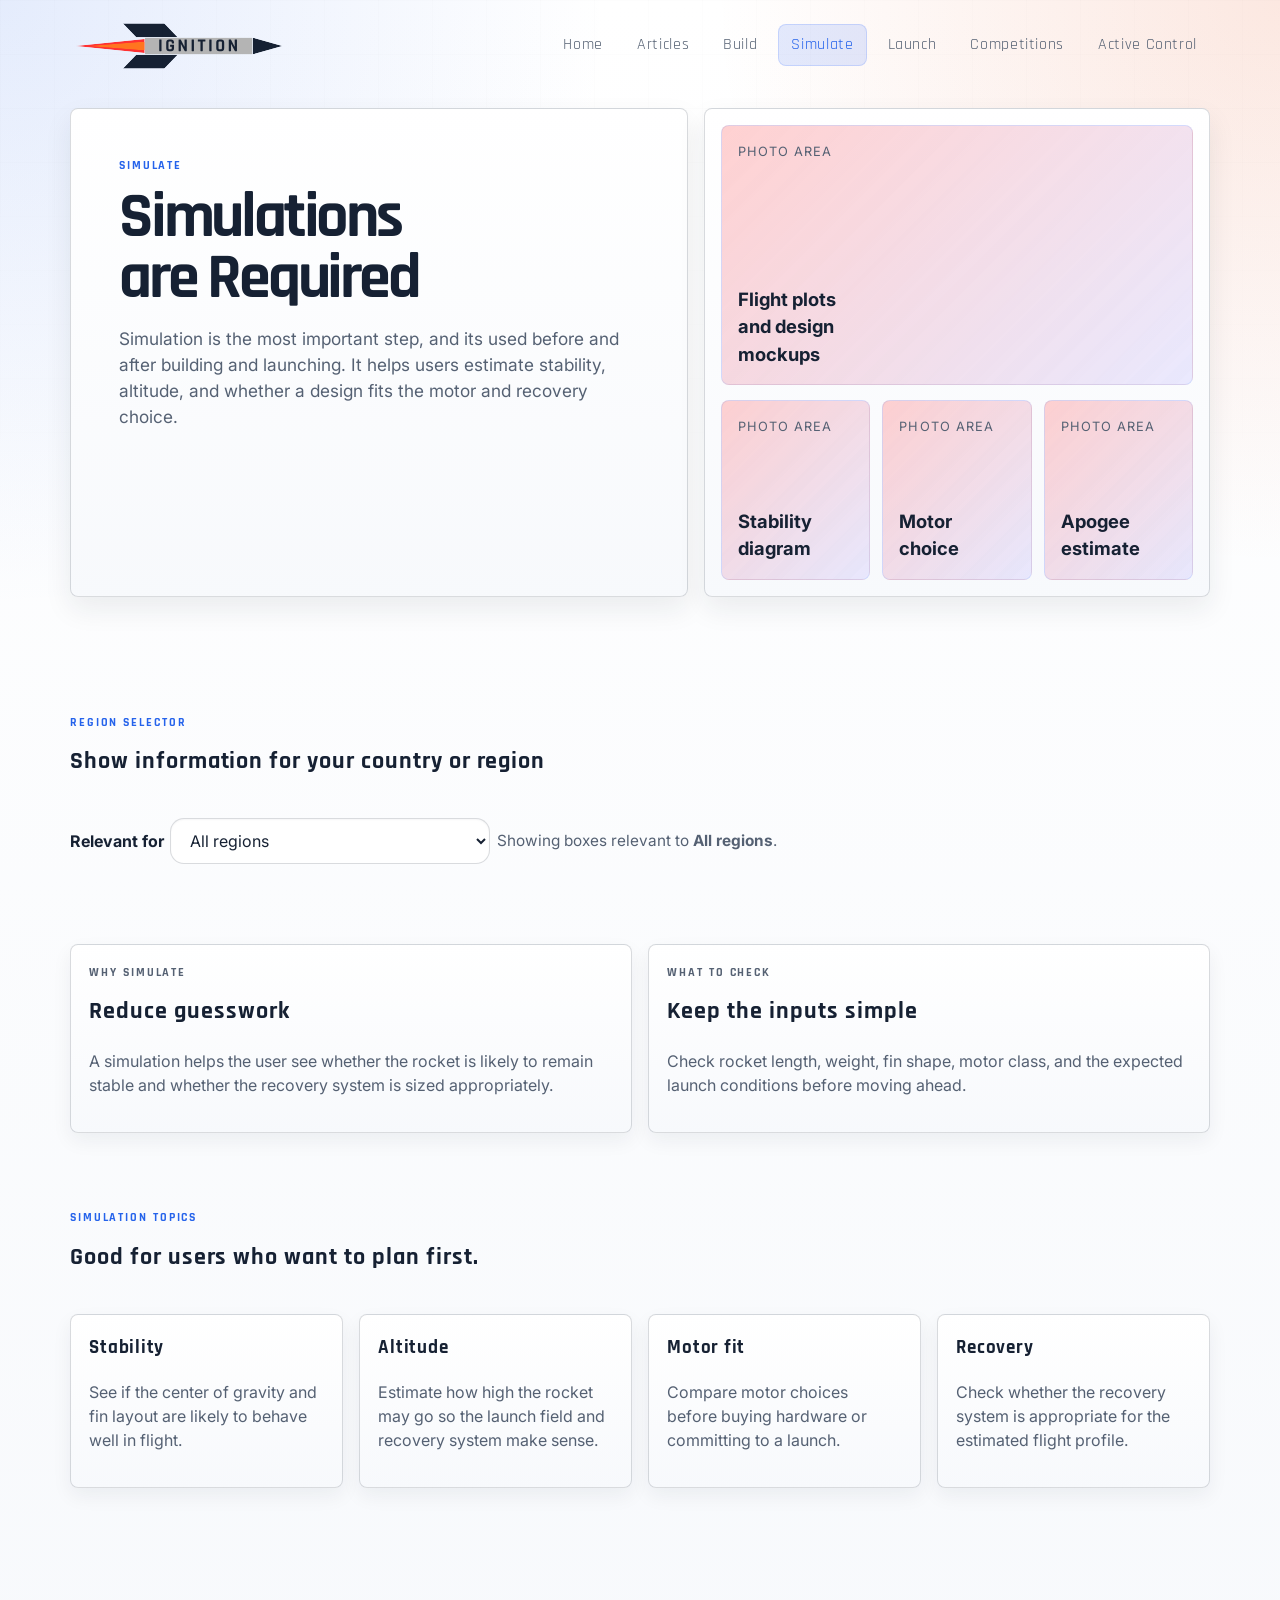
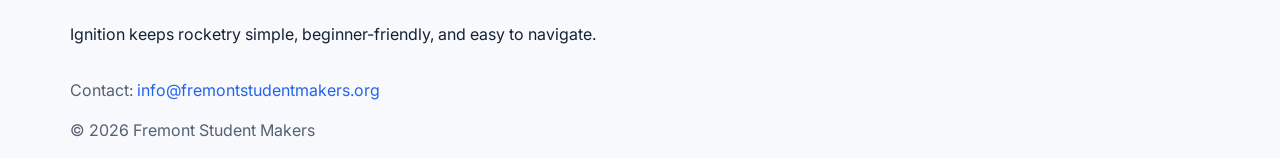
<file: simulate.html>
<!doctype html>
<html lang="en">
  <head>
    <meta charset="UTF-8" />
    <meta name="viewport" content="width=device-width, initial-scale=1.0" />
    <title>Simulate a Model Rocket Flight | Ignition</title>
    <meta
      name="description"
      content="Simulate helps beginners check stability, altitude, and flight choices before launch."
    />
    <meta name="robots" content="index,follow" />
    <meta property="og:site_name" content="Ignition" />
    <meta property="og:type" content="website" />
    <meta property="og:title" content="Simulate a Model Rocket Flight | Ignition" />
    <meta
      property="og:description"
      content="Simulate helps beginners check stability, altitude, and flight choices before launch."
    />
    <meta name="twitter:card" content="summary" />
    <meta name="twitter:title" content="Simulate a Model Rocket Flight | Ignition" />
    <meta
      name="twitter:description"
      content="Simulate helps beginners check stability, altitude, and flight choices before launch."
    />
    <link rel="icon" href="favicon.ico" type="image/x-icon" />
    <link href="https://fonts.googleapis.com/css2?family=Inter:wght@300;400;600;700&family=Rajdhani:wght@300;400;600;700&display=swap" rel="stylesheet">
    <link rel="stylesheet" href="styles.css" />
  </head>
  <body data-page="simulate">
    <header id="site-header"></header>

    <main>
      <section class="section hero-grid">
        <div class="hero-copy">
          <p class="eyebrow">Simulate</p>
          <h1>Simulations are Required</h1>
          <p class="lede">
            Simulation is the most important step, and its used before and after building and launching. It helps users estimate stability, altitude, and whether a design fits the motor and recovery choice.
          </p>
          <div class="hero-actions">
            <!--
             <a class="button-secondary" href="electronics.html">Try Active Control</a>
          -->
          </div>
        </div>
        <div class="hero-media">
          <div class="photo-slot photo-slot-large"><span>Photo area</span><strong>Flight plots and design mockups</strong></div>
          <div class="photo-grid">
            <div class="photo-slot"><span>Photo area</span><strong>Stability diagram</strong></div>
            <div class="photo-slot"><span>Photo area</span><strong>Motor choice</strong></div>
            <div class="photo-slot"><span>Photo area</span><strong>Apogee estimate</strong></div>
          </div>
        </div>
      </section>

      <section id="why-simulate" class="section info-grid">
        <article class="card">
          <p class="eyebrow">Why simulate</p>
          <h2>Reduce guesswork</h2>
          <p>A simulation helps the user see whether the rocket is likely to remain stable and whether the recovery system is sized appropriately.</p>
        </article>
        <article class="card">
          <p class="eyebrow">What to check</p>
          <h2>Keep the inputs simple</h2>
          <p>Check rocket length, weight, fin shape, motor class, and the expected launch conditions before moving ahead.</p>
        </article>
      </section>

      <section id="simulation-topics" class="section page-preview">
        <div class="section-heading">
          <p class="eyebrow">Simulation topics</p>
          <h2>Good for users who want to plan first.</h2>
        </div>
        <div class="grid">
          <article class="card"><h3>Stability</h3><p>See if the center of gravity and fin layout are likely to behave well in flight.</p></article>
          <article class="card"><h3>Altitude</h3><p>Estimate how high the rocket may go so the launch field and recovery system make sense.</p></article>
          <article class="card"><h3>Motor fit</h3><p>Compare motor choices before buying hardware or committing to a launch.</p></article>
          <article class="card"><h3>Recovery</h3><p>Check whether the recovery system is appropriate for the estimated flight profile.</p></article>
        </div>
      </section>
    </main>

    <footer id="site-footer"></footer>

    <script type="module" src="main.js"></script>
  </body>
</html>
</file>
<file: styles.css>
:root {
  color-scheme: light;
  --bg: #f7f9fc;
  --surface: rgba(255, 255, 255, 0.9);
  --surface-strong: #ffffff;
  --line: rgba(19, 32, 54, 0.1);
  --line-strong: rgba(19, 32, 54, 0.16);
  --text: #162133;
  --muted: #556173;
  --blue: #2563eb;
  --red: #ff0000;
  --white: #ffffff;
  --shadow: 0 8px 20px rgba(21, 32, 51, 0.06);
  --shadow-strong: 0 12px 28px rgba(21, 32, 51, 0.08);
  --radius: 8px;
  --container: min(1140px, calc(100vw - 2rem));
}

* {
  box-sizing: border-box;
}

html {
  scroll-behavior: smooth;
}

body {
  margin: 0;
  font-family: 'Inter', "Segoe UI Variable Text", "Segoe UI", "Helvetica Neue", Arial, sans-serif;
  line-height: 1.5;
  color: var(--text);
  background:
    radial-gradient(circle at top left, rgba(37, 99, 235, 0.12), transparent 28%),
    radial-gradient(circle at top right, rgba(232, 91, 42, 0.14), transparent 26%),
    linear-gradient(180deg, #ffffff 0%, var(--bg) 100%);
}

body::before {
  content: "";
  position: fixed;
  inset: 0;
  pointer-events: none;
  background-image:
    linear-gradient(rgba(19, 32, 54, 0.03) 1px, transparent 1px),
    linear-gradient(90deg, rgba(19, 32, 54, 0.03) 1px, transparent 1px);
  background-size: 54px 54px;
  mask-image: linear-gradient(180deg, rgba(0, 0, 0, 0.8), transparent 80%);
  opacity: 0.4;
}

a {
  color: inherit;
}

[hidden] {
  display: none !important;
}

button,
select,
input {
  font: inherit;
}

.sr-only {
  position: absolute;
  width: 1px;
  height: 1px;
  margin: -1px;
  padding: 0;
  overflow: hidden;
  clip: rect(0, 0, 0, 0);
  border: 0;
}

.container {
  width: var(--container);
  margin: 0 auto;
}

.site-header,
.site-footer {
  border-bottom: 1px solid var(--line-strong);
  background: rgba(255, 255, 255, 0.96);
}

.site-footer {
  border-top: 1px solid var(--line-strong);
  border-bottom: 0;
}

.header-grid{
  display: grid;
  gap: 1rem;
  padding: 1rem 0;
  align-content: center;
  height: 10vh;
}

.footer-grid {
  display: grid;
  gap: 1rem;
  padding: 1rem 0;
}

.brand {
  font-weight: 800;
  text-decoration: bold;
  font-size: 1.55rem;
  letter-spacing: -0.03em;
  color: var(--text);
}

/* Headings and UI use a geometric, slightly condensed face */
h1, h2, h3, .brand, .nav-link, .eyebrow {
  font-family: 'Rajdhani', 'Inter', Arial, sans-serif;
  letter-spacing: 0.04em;
}

.nav-toggle {
  justify-self: flex-end;
  width: 38px;
  height: 38px;
  border-radius: 8px;
  border: 1px solid var(--line-strong);
  background: var(--surface-strong);
  color: var(--text);
  box-shadow: 0 8px 18px rgba(21, 32, 51, 0.06);
  display: grid;
  grid-template-rows: 5px 5px 5px;
  place-items: center;
  gap: 3px;
  cursor: pointer;
  padding-top: 8px;
}

.nav-toggle span:not(.sr-only) {
  display: block;
  width: 16px;
  height: 3px;
  border-radius: 2px;
  background: var(--text);
}

.main-nav {
  display: none;
  gap: 0.5rem;
  flex-wrap: wrap;
}

.main-nav.is-open {
  display: flex;
}

.nav-link {
  display: inline-flex;
  align-items: center;
  justify-content: center;
  text-decoration: none;
  color: var(--muted);
  padding: 0.5rem 0.75rem;
  border-radius: var(--radius);
  border: 1px solid transparent;
  background: transparent;
}

.nav-link:hover {
  color: var(--blue);
  background: rgba(31, 94, 255, 0.08);
}

.nav-link.is-active {
  color: var(--blue);
  background: rgba(31, 94, 255, 0.12);
  border-color: rgba(31, 94, 255, 0.16);
}

main {
  padding: 1.25rem 0 4rem;
}

.section {
  width: var(--container);
  margin: 0 auto;
  padding: 2rem 0;
}

.grid {
  display: grid;
  grid-template-columns: repeat(auto-fit, minmax(220px, 1fr));
  gap: 1rem;
}

.card {
  background: linear-gradient(180deg, rgba(255,255,255,0.98), rgba(247,249,252,0.98));
  border: 1px solid var(--line-strong);
  border-radius: var(--radius);
  padding: 1.15rem;
  box-shadow: var(--shadow);
}

.card:hover {
  transform: translateY(-2px);
  box-shadow: var(--shadow-strong);
}

.card-actions {
  margin-top: 0.85rem;
}

.eyebrow {
  margin: 0 0 0.75rem;
  color: var(--blue);
  text-transform: uppercase;
  letter-spacing: 0.16em;
  font-size: 0.74rem;
  font-weight: 700;
}

.hero-grid {
  display: grid;
  gap: 1rem;
  align-items: stretch;
  transform: translateY(-40px);

}

.hero-copy,
.hero-media {
  background: linear-gradient(180deg, rgba(255,255,255,0.98), rgba(247,249,252,0.98));
  border: 1px solid var(--line-strong);
  border-radius: var(--radius);
  box-shadow: var(--shadow-strong);
}

.hero-copy {
  padding: clamp(1.5rem, 4vw, 3rem);
}

.hero-copy h1 {
  margin: 0;
  font-size: clamp(2.7rem, 5vw, 4.8rem);
  line-height: 0.95;
  letter-spacing: -0.05em;
  max-width: 10ch;
}

.lede {
  max-width: 60ch;
  color: var(--muted);
  font-size: 1.08rem;
}

.hero-actions {
  display: flex;
  flex-wrap: wrap;
  gap: 0.75rem;
  margin-top: 1.5rem;
}

.button-primary,
.button-secondary {
  display: inline-flex;
  align-items: center;
  justify-content: center;
  min-height: 44px;
  padding: 0.6rem 1rem;
  border-radius: 6px;
  text-decoration: none;
  font-weight: 700;
  border: 1px solid var(--line-strong);
}

.button-primary {
  background: linear-gradient(135deg, #ff0000, var(--red));
  color: var(--white);
  box-shadow: 0 8px 18px rgba(232, 91, 42, 0.18);
}

.button-secondary {
  color: var(--text);
  background: rgba(255, 255, 255, 0.98);
}

.button-logo {
  background: transparent;
  border: none;
  padding: 0;
  align-self: start;
  justify-self: start;
  height: max-content;
  padding-top: 8px;
}

.hero-media {
  padding: 1rem;
  display: grid;
  gap: 0.9rem;
}

.photo-grid {
  display: grid;
  grid-template-columns: repeat(3, minmax(0, 1fr));
  gap: 0.75rem;
}

.photo-slot {
  min-height: 180px;
  padding: 1rem;
  border-radius: var(--radius);
  border: 1px solid rgba(37, 99, 235, 0.12);
  background:
    linear-gradient(135deg, rgba(255, 0, 0, 0.18), rgba(17, 0, 255, 0.08)),
    repeating-linear-gradient(135deg, rgba(255, 255, 255, 0.35), rgba(255, 255, 255, 0.35) 12px, rgba(255, 255, 255, 0.12) 12px, rgba(255, 255, 255, 0.12) 24px);
  display: flex;
  flex-direction: column;
  justify-content: space-between;
  color: var(--text);
}

.photo-slot-large {
  min-height: 260px;
}

.photo-slot span {
  font-size: 0.8rem;
  letter-spacing: 0.08em;
  text-transform: uppercase;
  color: var(--muted);
}

.photo-slot strong {
  max-width: 10ch;
  font-size: 1.15rem;
}

.info-grid {
  display: grid;
  gap: 1rem;
}

.start-section,
.page-preview {
  display: grid;
  gap: 1rem;
}

.search-section {
  display: grid;
  gap: 1rem;
}

.search-card {
  display: grid;
  gap: 1rem;
}

.site-search {
  display: grid;
  gap: 0.4rem;
  color: var(--text);
  font-weight: 600;
}

.site-search input {
  min-height: 50px;
  padding: 0.7rem 0.95rem;
  border-radius: 14px;
  border: 1px solid var(--line-strong);
  background: var(--surface-strong);
  color: var(--text);
  box-shadow: inset 0 1px 2px rgba(21, 32, 51, 0.04);
}

.search-suggestion-row {
  display: flex;
  flex-wrap: wrap;
  gap: 0.55rem;
}

.search-chip {
  border: 1px solid var(--line-strong);
  background: rgba(255, 255, 255, 0.92);
  color: var(--text);
  border-radius: 999px;
  padding: 0.5rem 0.8rem;
  font-weight: 700;
  cursor: pointer;
}

.search-chip:hover {
  color: var(--blue);
  border-color: rgba(37, 99, 235, 0.2);
}

.search-meta {
  margin: 0;
  color: var(--muted);
}

.search-results {
  display: grid;
  gap: 0.75rem;
}

.search-result-card {
  display: grid;
  gap: 0.75rem;
}

.search-result-card h3 {
  margin: 0;
}

.search-result-card p {
  margin: 0;
}

.search-result-meta {
  display: grid;
  gap: 0.25rem;
}

.search-result-link {
  justify-self: start;
}

.search-empty {
  display: grid;
  gap: 0.4rem;
}

.section-heading h2,
.page-card h3,
.card h2,
.card h3 {
  margin-top: 0;
}

.starter-layout {
  display: grid;
  gap: 1rem;
}

.slider-card {
  display: grid;
  gap: 1rem;
}

.age-fieldset {
  border: 0;
  padding: 0;
  margin: 0;
  display: grid;
  gap: 0.75rem;
}

.age-fieldset legend {
  padding: 0;
  font-weight: 600;
  color: var(--text);
}

.age-select {
  display: grid;
  gap: 0.4rem;
  color: var(--text);
  font-weight: 600;
}

.age-select select {
  min-height: 46px;
  padding: 0.65rem 0.9rem;
  border-radius: 14px;
  border: 1px solid var(--line-strong);
  background: var(--surface-strong);
  color: var(--text);
  box-shadow: inset 0 1px 2px rgba(21, 32, 51, 0.04);
}

.slider-card label {
  display: grid;
  gap: 0.5rem;
  color: var(--text);
  font-weight: 600;
}

.slider-card input[type="range"] {
  width: 100%;
  accent-color: var(--blue);
}

.slider-row {
  display: flex;
  align-items: center;
  justify-content: space-between;
  gap: 0.75rem;
  color: var(--muted);
  font-size: 0.92rem;
}

.slider-row output {
  color: var(--text);
  font-weight: 700;
}

.recommendation-card {
  display: grid;
  gap: 0.75rem;
  align-content: start;
}

.recommendation-card [hidden] {
  display: none !important;
}

.recommendation-card h3 {
  font-size: 1.5rem;
}

.muted {
  color: var(--muted);
}

.page-links-grid {
  grid-template-columns: repeat(auto-fit, minmax(190px, 1fr));
}

.faq-grid {
  grid-template-columns: repeat(auto-fit, minmax(240px, 1fr));
}

.faq-card .card-actions {
  display: flex;
  flex-wrap: wrap;
  gap: 0.6rem;
}

.faq-card .button-primary,
.faq-card .button-secondary {
  flex: 0 0 auto;
}

.article-grid {
  display: grid;
  gap: 1rem;
}

.article-popout {
  padding: 0;
  overflow: hidden;
}

.article-popout summary {
  list-style: none;
  cursor: pointer;
  padding: 1.15rem;
  display: grid;
  gap: 0.35rem;
}

.article-popout summary::-webkit-details-marker {
  display: none;
}

.article-popout summary::after {
  content: "+";
  justify-self: end;
  grid-row: 1 / span 3;
  align-self: center;
  font-size: 1.6rem;
  font-weight: 700;
  color: var(--blue);
}

.article-popout[open] summary::after {
  content: "–";
}

.article-kicker {
  color: var(--blue);
  text-transform: uppercase;
  letter-spacing: 0.16em;
  font-size: 0.74rem;
  font-weight: 700;
}

.article-question {
  color: var(--text);
  font-size: 1.35rem;
  font-weight: 800;
  line-height: 1.1;
}

.article-summary {
  color: var(--muted);
}

.article-body {
  padding: 0 1.15rem 1.15rem;
  display: grid;
  gap: 0.85rem;
}

.article-tldr {
  margin: 0;
  padding: 0.85rem 1rem;
  border-left: 3px solid var(--red);
  background: rgba(255, 255, 255, 0.72);
  border-radius: 0 12px 12px 0;
}

.article-body p {
  margin: 0;
  color: var(--muted);
}

.article-links {
  list-style: none;
  padding: 0;
  margin: 0;
  display: flex;
  flex-wrap: wrap;
  gap: 0.6rem;
}

.article-links a {
  display: inline-flex;
  align-items: center;
  min-height: 40px;
  padding: 0.5rem 0.8rem;
  border-radius: 999px;
  border: 1px solid var(--line-strong);
  background: rgba(255, 255, 255, 0.92);
  text-decoration: none;
  color: var(--text);
  font-weight: 700;
}

.article-links a:hover {
  color: var(--blue);
  border-color: rgba(37, 99, 235, 0.2);
}

.article-popout[open] {
  box-shadow: var(--shadow-strong);
}

.article-popout[open] {
  grid-column: 1 / -1;
}

.article-popout[open] summary {
  border-bottom: 1px solid var(--line);
}

.page-card {
  text-decoration: none;
  color: inherit;
  display: grid;
  align-content: start;
  min-height: 180px;
}

.page-card p {
  margin-bottom: 0;
}

.page-card:hover {
  transform: translateY(-2px);
  box-shadow: var(--shadow-strong);
}

.starter-options {
  list-style: decimal;
  padding: 0 0 0 1.2rem;
  margin: 0;
  display: grid;
  gap: 0.85rem;
}

.starter-option {
  display: grid;
  gap: 0.35rem;
}

.starter-option p {
  margin: 0;
  color: var(--muted);
}

.journey-section {
  display: grid;
  gap: 1rem;
}

.journey-chart {
  list-style: none;
  padding: 0;
  margin: 0;
  display: grid;
  gap: 1rem;
}

.journey-step {
  position: relative;
  display: grid;
  gap: 0.5rem;
}

.journey-step span {
  width: 2rem;
  height: 2rem;
  display: grid;
  place-items: center;
  border-radius: 999px;
  background: rgba(232, 91, 42, 0.14);
  color: var(--red);
  font-weight: 800;
}

.journey-step h3 {
  margin-bottom: 0;
}

.journey-step:not(:last-child)::after {
  content: "";
  position: absolute;
  left: 1rem;
  bottom: -0.65rem;
  width: 2px;
  height: 0.65rem;
  background: linear-gradient(180deg, rgba(255, 0, 0, 0.85), rgba(37, 99, 235, 0.35));
}

.control-gate {
  padding-top: 0.75rem;
  width: var(--container);
}

.control-gate-card {
  display: grid;
  gap: 1rem;
  max-width: 920px;
  margin: 0 auto;
  position: relative;
  z-index: 3;
  background-color: #ff0000;
  background: linear-gradient(180deg, rgba(232, 91, 42, 0.18), rgba(255, 255, 255, 0.96));
}

.control-check-form {
  display: grid;
  gap: 1rem;
}

.control-check-form label {
  display: grid;
  gap: 0.45rem;
  font-weight: 700;
}

.control-check-form input[type="number"],
.control-check-form select {
  min-height: 46px;
  padding: 0.65rem 0.9rem;
  border-radius: 14px;
  border: 1px solid var(--line-strong);
  background: var(--surface-strong);
  color: var(--text);
}

.control-acknowledgement {
  display: flex !important;
  align-items: flex-start;
  gap: 0.7rem;
  font-weight: 600;
}

.control-acknowledgement input {
  margin-top: 0.2rem;
}

.control-warning {
  border-radius: 26px;
  border: 2px solid transparent;
  box-shadow: var(--shadow-strong);
  padding: 1.15rem;
  margin-top: 1rem;
}

.control-warning--danger {
  background: linear-gradient(180deg, rgba(232, 91, 42, 0.16), rgba(255, 255, 255, 0.96));
  border-color: rgba(232, 91, 42, 0.42);
}

.control-warning--approved {
  background: linear-gradient(180deg, rgba(255, 191, 71, 0.18), rgba(255, 255, 255, 0.96));
  border-color: rgba(197, 134, 0, 0.38);
}

.control-warning-header {
  display: flex;
  align-items: center;
  justify-content: space-between;
  gap: 0.75rem;
}

.control-warning-close {
  border: 1px solid var(--line-strong);
  background: rgba(255, 255, 255, 0.8);
  color: var(--text);
  border-radius: 999px;
  padding: 0.55rem 0.9rem;
  font-weight: 700;
  cursor: pointer;
}

.control-warning h2 {
  margin-top: 0.25rem;
}

.control-warning ul {
  margin-bottom: 0;
}

.control-warning li {
  color: var(--muted);
}

body[data-page="electronics"] #active-control-shell {
  display: none !important;
}

body[data-page="electronics"].active-control-unlocked #active-control-shell {
  display: block !important;
}

body[data-page="electronics"] #active-control-gate {
  position: relative;
}

body[data-page="electronics"] .control-gate-card {
  box-shadow: 0 22px 56px rgba(21, 32, 51, 0.14);
  border: 1px solid rgba(37, 99, 235, 0.14);
  backdrop-filter: blur(14px);
}

body[data-page="electronics"] .control-gate-card::before {
  content: "";
  position: absolute;
  inset: -1px;
  border-radius: 26px;
  pointer-events: none;
  background: linear-gradient(135deg, rgba(37, 99, 235, 0.12), rgba(232, 91, 42, 0.08));
  z-index: -1;
}

.region-panel {
  display: grid;
  gap: 0.9rem;
}

.region-toolbar {
  display: grid;
  gap: 0.4rem;
  align-items: center;
  grid-template-columns: 1fr;
}

.region-toolbar label {
  font-weight: 700;
  color: var(--text);
}

.region-toolbar select {
  width: 100%;
  min-height: 46px;
  padding: 0.65rem 0.9rem;
  border-radius: 14px;
  border: 1px solid var(--line-strong);
  background: var(--surface-strong);
  color: var(--text);
  box-shadow: inset 0 1px 2px rgba(21, 32, 51, 0.04);
}

.region-status {
  color: var(--muted);
  font-size: 0.96rem;
}

.footer-grid {
  align-items: start;
  grid-template-columns: 1fr;
}

.footer-contact p,
.copyright {
  margin: 0;
  color: var(--muted);
}

.footer-contact a {
  color: var(--blue);
  text-decoration: none;
}

.footer-contact a:hover {
  text-decoration: underline;
}

.supplier-groups {
  display: grid;
  gap: 1rem;
}

.supplier-scroll {
  padding: 1rem;
}

.supplier-scroll .supplier-groups {
  max-height: 72vh;
  overflow: auto;
  padding-right: 0.5rem;
}

.supplier-filters {
  display: grid;
  gap: 0.85rem;
  margin-bottom: 1rem;
}

.supplier-search,
.supplier-region {
  display: grid;
  gap: 0.4rem;
  color: var(--text);
  font-weight: 700;
}

.supplier-search input,
.supplier-region select {
  min-height: 46px;
  padding: 0.65rem 0.9rem;
  border-radius: 14px;
  border: 1px solid var(--line-strong);
  background: var(--surface-strong);
  color: var(--text);
  box-shadow: inset 0 1px 2px rgba(21, 32, 51, 0.04);
}

.supplier-meta {
  margin: 0;
  color: var(--muted);
  font-size: 0.94rem;
}

.supplier-group {
  display: grid;
  gap: 1rem;
}

.supplier-grid {
  display: grid;
  grid-template-columns: repeat(auto-fit, minmax(230px, 1fr));
  gap: 1rem;
}

.supplier-card {
  display: grid;
  grid-template-columns: 56px 1fr;
  align-items: start;
  gap: 0.9rem;
}

.supplier-card[hidden] {
  display: none !important;
}

.supplier-logo {
  width: 56px;
  height: 56px;
  border-radius: 14px;
  border: 1px solid var(--line-strong);
  background: var(--surface-strong);
  display: grid;
  place-items: center;
  overflow: hidden;
  text-decoration: none;
}

.supplier-logo img {
  width: 100%;
  height: 100%;
  object-fit: contain;
  padding: 0.4rem;
}

.supplier-logo-fallback {
  color: var(--blue);
  font-weight: 800;
}

.supplier-body {
  display: grid;
  gap: 0.35rem;
}

.supplier-name {
  color: var(--text);
  text-decoration: none;
  font-weight: 800;
  font-size: 1.05rem;
}

.supplier-name:hover {
  color: var(--blue);
}

.supplier-delivery {
  margin: 0;
  color: var(--red);
  font-size: 0.92rem;
  font-weight: 700;
}

.card p,
.card li {
  color: var(--muted);
}

select:focus,
button:focus-visible,
a:focus-visible,
input:focus-visible {
  outline: 3px solid rgba(37, 99, 235, 0.24);
  outline-offset: 2px;
}

.nav-toggle,
.nav-link,
.button-primary,
.button-secondary,
.card,
.photo-slot,
.page-card,
.slider-card input[type="range"] {
  transition:
    transform 160ms ease,
    box-shadow 160ms ease,
    background-color 160ms ease,
    border-color 160ms ease,
    color 160ms ease;
}

.nav-toggle:hover,
.nav-link:hover,
.button-primary:hover,
.button-secondary:hover,
.page-card:hover {
  transform: translateY(-1px);
}

@media (min-width: 900px) {
  .header-grid,
  .footer-grid {
    grid-template-columns: auto 1fr;
    align-items: center;
  }

  .footer-grid {
    grid-template-columns: 1fr;
    align-items: start;
  }

  .nav-toggle {
    display: none;
  }

  .main-nav {
    display: flex !important;
    justify-content: flex-end;
  }

  .hero-grid {
    grid-template-columns: 1.1fr 0.9fr;
  }

  .region-toolbar {
    grid-template-columns: auto minmax(240px, 320px) 1fr;
  }

  .supplier-filters {
    grid-template-columns: minmax(0, 1fr) 260px auto;
    align-items: end;
  }

  .supplier-scroll .supplier-groups {
    max-height: 78vh;
  }

  .info-grid,
  .starter-layout {
    grid-template-columns: repeat(2, minmax(0, 1fr));
  }

  .article-grid {
    grid-template-columns: repeat(2, minmax(0, 1fr));
  }

  .search-card {
    grid-template-columns: minmax(0, 1fr);
  }

  .start-section,
  .page-preview {
    gap: 1.2rem;
  }

  .journey-chart {
    grid-template-columns: repeat(5, minmax(0, 1fr));
  }

  .journey-step:not(:last-child)::after {
    left: auto;
    right: -0.5rem;
    top: 50%;
    bottom: auto;
    width: 0.75rem;
    height: 2px;
    transform: translateY(-50%);
  }

  .section {
    padding: 2.4rem 0;
  }

  .control-check-form {
    grid-template-columns: repeat(2, minmax(0, 1fr));
  }

  .control-check-form .control-acknowledgement,
  .control-check-form button {
    grid-column: 1 / -1;
  }
}

/* Mobile: slide-in right-side navigation and fixed hamburger */
@media (max-width: 899px) {
  .nav-toggle {
    position: fixed;
    top: 1rem;
    right: 1rem;
    z-index: 1400;
    box-shadow: 0 10px 30px rgba(21,32,51,0.12);
  }

  .main-nav {
    display: flex !important;
    flex-direction: column;
    align-items: start;
    position: fixed;
    top: 0;
    right: 0;
    height: 100vh;
    width: min(360px, 86vw);
    padding: 3.5rem 1.25rem 1.25rem;
    gap: 1rem;
    background: var(--surface-strong);
    border-left: 1px solid var(--line-strong);
    box-shadow: -12px 0 40px rgba(21,32,51,0.12);
    transform: translateX(100%);
    transition: transform 260ms cubic-bezier(.2,.9,.2,1);
    z-index: 1300;
  }

  .main-nav.is-open {
    transform: translateX(0);
  }

  .main-nav a.nav-link {
    width: 100%;
    padding: 0.9rem 0.85rem;
    border-radius: 10px;
    justify-content: flex-start;
  }

  /* Ensure the nav content is scrollable if long */
  .main-nav { overflow-y: auto; -webkit-overflow-scrolling: touch; }
}

@media (max-width: 699px) {
  .photo-grid {
    grid-template-columns: 1fr;
  }

  .photo-slot-large {
    min-height: 220px;
  }

  /* Mobile hero image carousel styles */
  .photo-grid.photo-carousel {
    display: flex;
    gap: 0.75rem;
    overflow-x: auto;
    scroll-snap-type: x mandatory;
    -webkit-overflow-scrolling: touch;
    padding-bottom: 0.5rem;
  }

  .photo-grid.photo-carousel .photo-slot {
    flex: 0 0 86%;
    min-width: 86%;
    scroll-snap-align: center;
  }

  .photo-carousel-controls {
    display: flex;
    align-items: center;
    justify-content: center;
    gap: 0.6rem;
    padding: 0.6rem 0 0;
  }

  .photo-carousel-controls .carousel-prev,
  .photo-carousel-controls .carousel-next {
    background: var(--surface-strong);
    border: 1px solid var(--line-strong);
    padding: 0.45rem 0.7rem;
    border-radius: 8px;
    cursor: pointer;
    font-weight: 700;
  }

  .photo-carousel-controls .carousel-dots {
    display: flex;
    gap: 0.45rem;
    align-items: center;
  }

  .carousel-dot {
    width: 10px;
    height: 10px;
    border-radius: 999px;
    background: rgba(19,32,54,0.12);
    border: 0;
    padding: 0;
  }

  .carousel-dot.is-active {
    background: var(--red);
  }
}
.logo{
  width: 220px;
  max-height: 50px;
  object-fit: cover;
}
</file>
